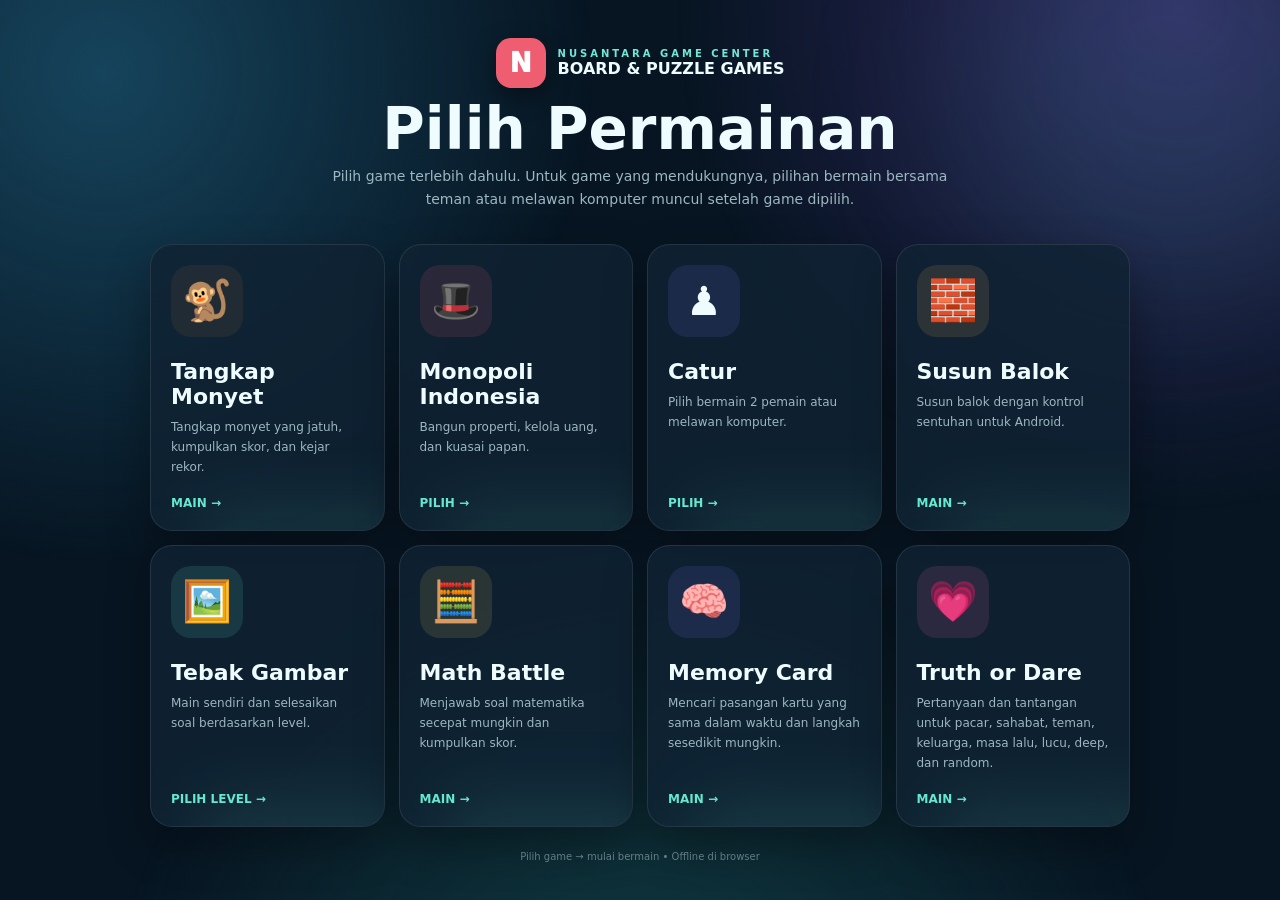
<file: index.html>
<!DOCTYPE html><html lang="id"><head><meta charset="UTF-8"><meta name="viewport" content="width=device-width,initial-scale=1"><title>Nusantara Game Center</title><style>*{box-sizing:border-box}html,body{margin:0;min-height:100%;font-family:Inter,system-ui,-apple-system,Segoe UI,sans-serif}body{min-height:100vh;display:flex;align-items:center;justify-content:center;padding:24px;background:#071522;color:#eefcff;overflow-x:hidden;position:relative}body:before{content:'';position:fixed;inset:-20%;background:radial-gradient(circle at 20% 20%,#16445c 0,transparent 28%),radial-gradient(circle at 80% 15%,#31265f 0,transparent 28%),radial-gradient(circle at 50% 100%,#123f45 0,transparent 35%);z-index:-2}.glow{position:fixed;width:420px;height:420px;border-radius:50%;background:#43d9d01c;filter:blur(80px);top:-120px;right:-100px;z-index:-1}.wrap{width:min(980px,100%);text-align:center}.brand{display:inline-flex;align-items:center;gap:12px;margin-bottom:10px}.brandmark{width:50px;height:50px;border-radius:15px;background:#ef5d70;color:white;display:grid;place-items:center;font-weight:1000;font-size:26px;box-shadow:0 8px 25px #0006}.eyebrow{text-transform:uppercase;letter-spacing:3px;font-size:10px;color:#70e8d8;font-weight:800}h1{margin:4px 0 8px;font-size:clamp(30px,6vw,58px);line-height:.95}p{margin:0 auto;color:#9db7c1;max-width:620px;font-size:14px;line-height:1.6}.games{display:grid;grid-template-columns:repeat(4,1fr);gap:14px;margin-top:34px}.game{display:flex;flex-direction:column;text-align:left;text-decoration:none;color:inherit;min-height:280px;padding:20px;border:1px solid #ffffff18;border-radius:22px;background:#102333d9;box-shadow:0 18px 45px #0005;transition:.2s;position:relative;overflow:hidden}.game:hover{transform:translateY(-5px);border-color:#65e7d066}.game:after{content:'';position:absolute;inset:auto -20% -55% 20%;height:180px;background:#65e7d01c;filter:blur(35px)}.icon{width:72px;height:72px;border-radius:20px;display:grid;place-items:center;font-size:40px;background:#ffffff0d;margin-bottom:22px;position:relative;z-index:1}.game h2{font-size:22px;margin:0 0 7px;position:relative;z-index:1}.game span{font-size:12px;color:#9db7c1;line-height:1.5;position:relative;z-index:1}.play{margin-top:auto;padding-top:20px;color:#65e7d0;font-weight:900;font-size:12px;position:relative;z-index:1}.monkey .icon{background:#8b5e3c25}.mono .icon{background:#ef5d7020}.chess .icon{background:#8a7cf620}.blocks .icon{background:#f3b85c20}.guess .icon{background:#65e7d020}.math .icon{background:#f0c95a20}.memory .icon{background:#8b7cf620}.truth .icon{background:#e86aa522}footer{margin-top:24px;color:#6f8994;font-size:10px}@media(max-width:850px){.games{grid-template-columns:repeat(2,1fr)}}@media(max-width:700px){body{padding:16px;align-items:flex-start}.wrap{padding-top:24px}.brandmark{width:42px;height:42px;font-size:22px}.eyebrow{font-size:8px;letter-spacing:2px}h1{font-size:34px}p{font-size:12px}.games{grid-template-columns:1fr;gap:10px;margin-top:24px}.game{min-height:0;height:108px;padding:14px 16px;display:grid;grid-template-columns:58px 1fr auto;grid-template-rows:auto auto;column-gap:14px;align-items:center}.icon{width:58px;height:58px;border-radius:16px;font-size:31px;grid-row:1/3;margin:0}.game h2{font-size:17px;margin:0}.game span{font-size:10px}.play{padding:0;grid-column:3;grid-row:1/3;white-space:nowrap}footer{margin-top:18px}}@media(max-width:390px){.wrap{padding-top:10px}.games{margin-top:18px}.game{height:96px;padding:11px 13px;grid-template-columns:50px 1fr auto;gap:10px}.icon{width:50px;height:50px;font-size:27px}.game h2{font-size:15px}.game span{font-size:9px}}</style></head><body><div class="glow"></div><main class="wrap"><div class="brand"><div class="brandmark">N</div><div style="text-align:left"><div class="eyebrow">Nusantara Game Center</div><strong>BOARD & PUZZLE GAMES</strong></div></div><h1>Pilih Permainan</h1><p>Pilih game terlebih dahulu. Untuk game yang mendukungnya, pilihan bermain bersama teman atau melawan komputer muncul setelah game dipilih.</p><section class="games"><a class="game monkey" href="cat.html"><div class="icon">🐒</div><div><h2>Tangkap Monyet</h2><span>Tangkap monyet yang jatuh, kumpulkan skor, dan kejar rekor.</span></div><div class="play">MAIN →</div></a><a class="game mono" href="games.html?game=monopoly"><div class="icon">🎩</div><div><h2>Monopoli Indonesia</h2><span>Bangun properti, kelola uang, dan kuasai papan.</span></div><div class="play">PILIH →</div></a><a class="game chess" href="games.html?game=chess"><div class="icon">♟</div><div><h2>Catur</h2><span>Pilih bermain 2 pemain atau melawan komputer.</span></div><div class="play">PILIH →</div></a><a class="game blocks" href="blocks.html"><div class="icon">🧱</div><div><h2>Susun Balok</h2><span>Susun balok dengan kontrol sentuhan untuk Android.</span></div><div class="play">MAIN →</div></a><a class="game guess" href="games.html?game=tebak-gambar"><div class="icon">🖼️</div><div><h2>Tebak Gambar</h2><span>Main sendiri dan selesaikan soal berdasarkan level.</span></div><div class="play">PILIH LEVEL →</div></a><a class="game math" href="math-battle.html"><div class="icon">🧮</div><div><h2>Math Battle</h2><span>Menjawab soal matematika secepat mungkin dan kumpulkan skor.</span></div><div class="play">MAIN →</div></a><a class="game memory" href="memory-card.html"><div class="icon">🧠</div><div><h2>Memory Card</h2><span>Mencari pasangan kartu yang sama dalam waktu dan langkah sesedikit mungkin.</span></div><div class="play">MAIN →</div></a><a class="game truth" href="truth-or-dare.html"><div class="icon">💗</div><div><h2>Truth or Dare</h2><span>Pertanyaan dan tantangan untuk pacar, sahabat, teman, keluarga, masa lalu, lucu, deep, dan random.</span></div><div class="play">MAIN →</div></a></section><footer>Pilih game → mulai bermain • Offline di browser</footer></main></body></html>
</file>
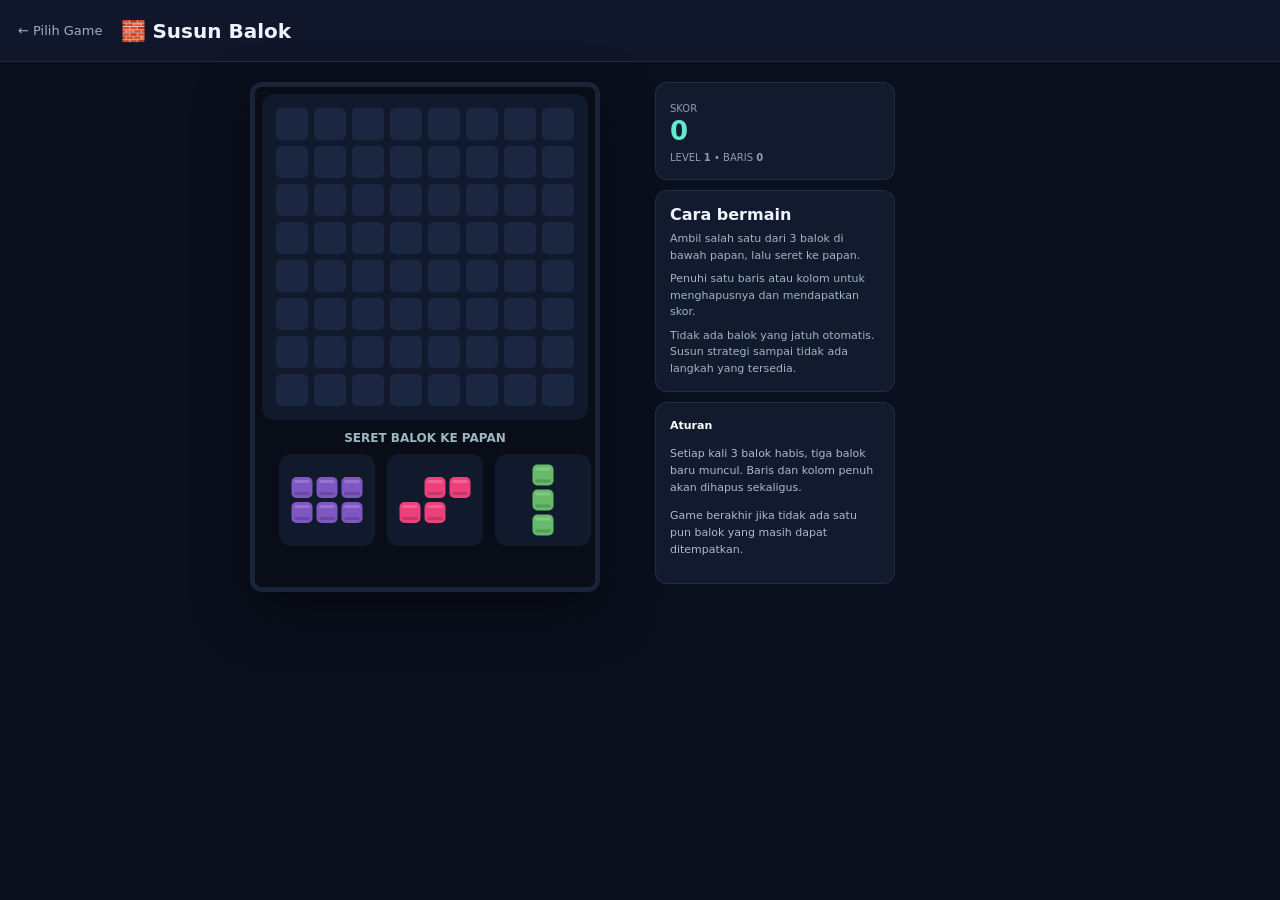
<file: blocks.html>
<!DOCTYPE html><html lang="id"><head><meta charset="UTF-8"><meta name="viewport" content="width=device-width,initial-scale=1"><title>Susun Balok • Nusantara Game Center</title><link rel="stylesheet" href="css/game-board.css"><style>.back{color:#65e7d0;text-decoration:none;font-weight:800;font-size:13px}.touch-help{display:flex;flex-direction:column;gap:7px}.touch-help span{font-size:11px;color:#9db7c1;line-height:1.5}.block-canvas{touch-action:none;display:block;max-width:100%;height:auto;margin:auto;user-select:none;-webkit-user-select:none;-webkit-touch-callout:none;cursor:grab}.block-canvas:active{cursor:grabbing}</style></head><body><header class="game-header"><a href="index.html">← Pilih Game</a><h1>🧱 Susun Balok</h1><span></span></header><main class="blocks-layout"><div class="blocks-stage"><canvas id="gameCanvas" class="block-canvas" width="340" height="500"></canvas></div><aside class="block-panel"><div class="score-box"><span>SKOR</span><strong id="score">0</strong><span>LEVEL <b id="level">1</b> • BARIS <b id="lines">0</b></span></div><div class="controls-box touch-help"><b>Cara bermain</b><span>Ambil salah satu dari 3 balok di bawah papan, lalu seret ke papan.</span><span>Penuhi satu baris atau kolom untuk menghapusnya dan mendapatkan skor.</span><span>Tidak ada balok yang jatuh otomatis. Susun strategi sampai tidak ada langkah yang tersedia.</span></div><div class="block-help"><b>Aturan</b><p>Setiap kali 3 balok habis, tiga balok baru muncul. Baris dan kolom penuh akan dihapus sekaligus.</p><p>Game berakhir jika tidak ada satu pun balok yang masih dapat ditempatkan.</p></div></aside></main><script src="js/defeat.js"></script><script src="js/blocks.js"></script></body></html>
</file>
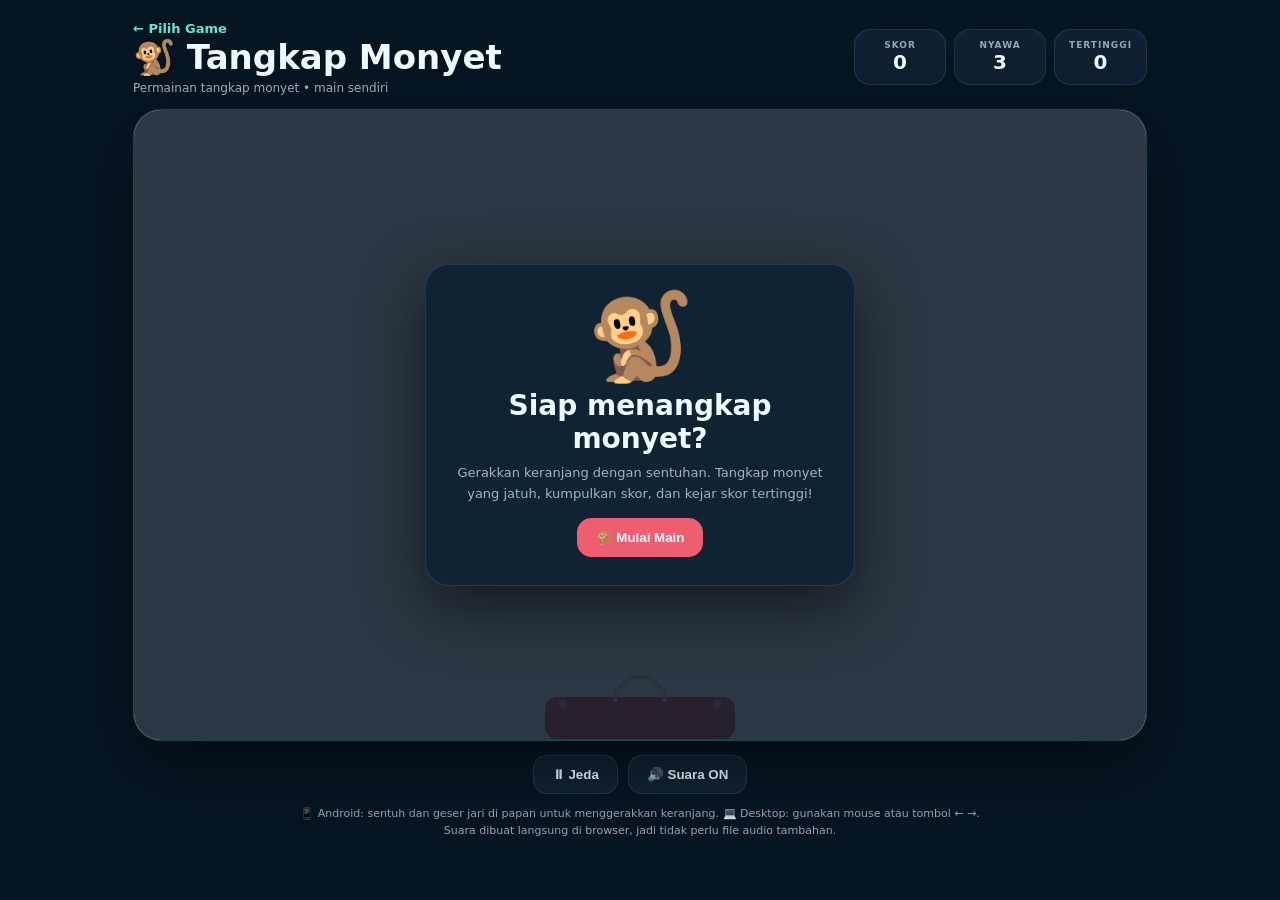
<file: cat.html>
<!DOCTYPE html><html lang="id"><head><meta charset="UTF-8"><meta name="viewport" content="width=device-width,initial-scale=1,viewport-fit=cover"><title>Tangkap Monyet • Nusantara Game Center</title><link rel="stylesheet" href="css/game-board.css"><style>*{box-sizing:border-box}body{min-height:100vh;margin:0;background:#071522;color:#eefcff;font-family:Inter,system-ui,-apple-system,Segoe UI,sans-serif}.cat-wrap{width:min(1050px,100%);margin:auto;padding:18px}.cat-top{display:flex;align-items:center;justify-content:space-between;gap:12px;margin-bottom:14px}.cat-top a{color:#65e7d0;text-decoration:none;font-weight:800;font-size:13px}.cat-title{margin:0;font-size:clamp(22px,4vw,34px)}.cat-sub{margin:4px 0 0;color:#9db7c1;font-size:12px}.cat-hud{display:flex;gap:8px;flex-wrap:wrap;justify-content:center}.hud{min-width:92px;padding:10px 14px;border:1px solid #ffffff18;border-radius:16px;background:#102333e8;text-align:center}.hud small{display:block;color:#8faab5;font-size:9px;font-weight:800;letter-spacing:1px}.hud b{font-size:20px}.cat-stage{position:relative;overflow:hidden;border:1px solid #65e7d033;border-radius:28px;background:#0b1d2a;box-shadow:0 24px 70px #0007}#gameCanvas{display:block;width:100%;height:min(70vh,680px);min-height:430px;touch-action:none}.cat-actions{display:flex;justify-content:center;gap:10px;margin-top:14px;flex-wrap:wrap}.cat-btn{border:1px solid #ffffff18;border-radius:14px;background:#102333;color:#eefcff;padding:11px 18px;font-weight:900;cursor:pointer}.cat-btn.primary{background:#ef5d70;border-color:#ef5d70}.cat-help{text-align:center;color:#8faab5;font-size:11px;line-height:1.5;margin:12px auto 0;max-width:680px}.overlay{position:absolute;inset:0;display:grid;place-items:center;background:#071522d9;padding:20px}.card{width:min(430px,100%);text-align:center;padding:28px;border:1px solid #ffffff18;border-radius:24px;background:#102333f5;box-shadow:0 20px 60px #0008}.card .emoji{font-size:86px;line-height:1;margin-bottom:10px}.card h2{margin:0 0 8px;font-size:28px}.card p{margin:0;color:#9db7c1;line-height:1.6;font-size:13px}.card .score{font-size:42px;font-weight:1000;color:#65e7d0;margin:10px 0 16px}.hidden{display:none}@media(max-width:600px){.cat-wrap{padding:12px}.cat-top{align-items:flex-start}.cat-stage{border-radius:20px}#gameCanvas{min-height:430px;height:68vh}.hud{min-width:76px;padding:8px 10px}.hud b{font-size:17px}}</style></head><body><main class="cat-wrap"><header class="cat-top"><div><a href="index.html">← Pilih Game</a><h1 class="cat-title">🐒 Tangkap Monyet</h1><p class="cat-sub">Permainan tangkap monyet • main sendiri</p></div><div class="cat-hud"><div class="hud"><small>SKOR</small><b id="score">0</b></div><div class="hud"><small>NYAWA</small><b id="lives">3</b></div><div class="hud"><small>TERTINGGI</small><b id="best">0</b></div></div></header><section class="cat-stage"><canvas id="gameCanvas"></canvas><div class="overlay" id="startOverlay"><div class="card"><div class="emoji">🐒</div><h2>Siap menangkap monyet?</h2><p>Gerakkan keranjang dengan sentuhan. Tangkap monyet yang jatuh, kumpulkan skor, dan kejar skor tertinggi!</p><div style="height:14px"></div><button class="cat-btn primary" id="startBtn">🐒 Mulai Main</button></div></div><div class="overlay hidden" id="overOverlay"><div class="card"><div class="emoji">🙈</div><h2>Game Over!</h2><p>Monyet yang tertangkap:</p><div class="score" id="finalScore">0</div><button class="cat-btn primary" id="retryBtn">🐒 Main Lagi</button></div></div></section><div class="cat-actions"><button class="cat-btn" id="pauseBtn">⏸ Jeda</button><button class="cat-btn" id="soundBtn">🔊 Suara ON</button></div><p class="cat-help">📱 Android: sentuh dan geser jari di papan untuk menggerakkan keranjang. 💻 Desktop: gunakan mouse atau tombol ← →. Suara dibuat langsung di browser, jadi tidak perlu file audio tambahan.</p></main><script src="js/defeat.js"></script><script src="js/cat-game.js"></script></body></html>
</file>
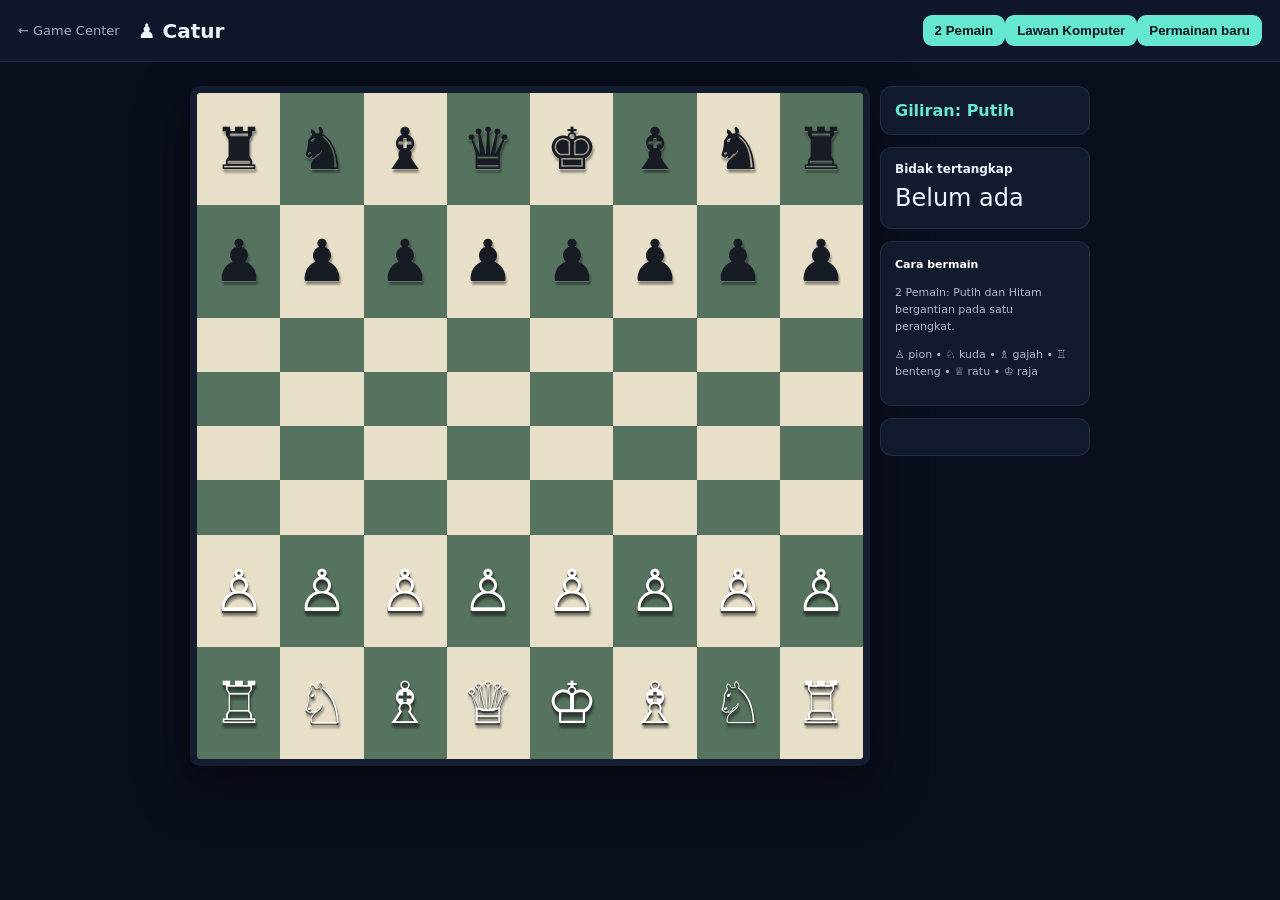
<file: chess.html>
<!DOCTYPE html><html lang="id"><head><meta charset="UTF-8"><meta name="viewport" content="width=device-width,initial-scale=1"><title>Catur • Nusantara Game Center</title><link rel="stylesheet" href="css/game-board.css"></head><body><header class="game-header"><a href="games.html">← Game Center</a><h1>♟ Catur</h1><div><button id="newLocalBtn">2 Pemain</button><button id="newAiBtn">Lawan Komputer</button><button id="resetBtn">Permainan baru</button></div></header><main class="chess-layout"><section><div id="board" class="chess-board" aria-label="Papan catur"></div></section><aside class="side-panel"><div class="turn" id="turn">Giliran: Putih</div><div class="captured"><h3>Bidak tertangkap</h3><div id="captured">Belum ada</div></div><div class="help"><b>Cara bermain</b><p id="modeHelp">Pilih 2 Pemain atau Lawan Komputer. Klik bidak lalu klik kotak tujuan.</p><p>♙ pion • ♘ kuda • ♗ gajah • ♖ benteng • ♕ ratu • ♔ raja</p></div><div id="message" class="message"></div></aside></main><script src="js/defeat.js"></script><script src="js/chess.js"></script></body></html>
</file>
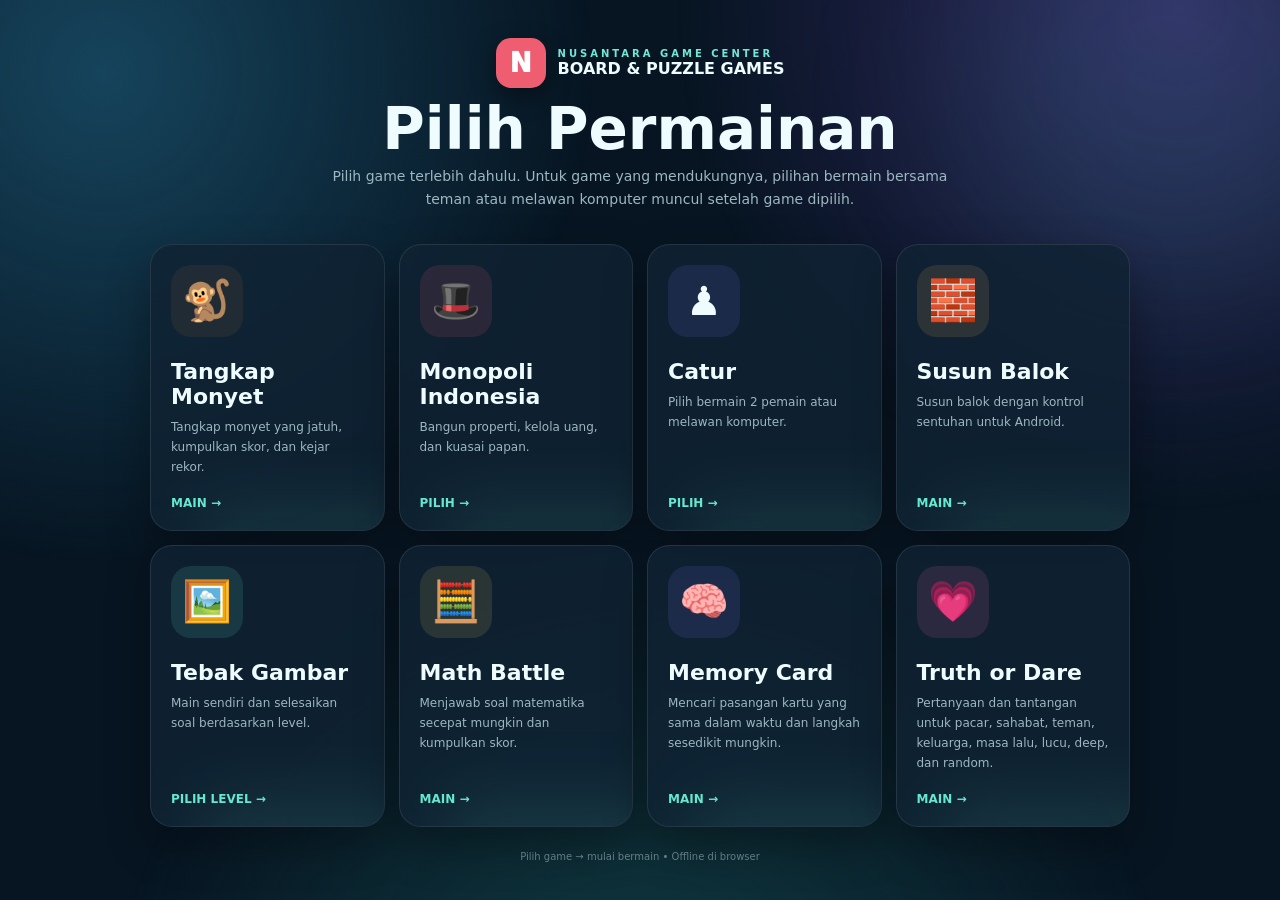
<file: games.html>
<!DOCTYPE html><html lang="id"><head><meta charset="UTF-8"><meta name="viewport" content="width=device-width,initial-scale=1"><title>Nusantara Game Center</title><style>*{box-sizing:border-box}body{margin:0;min-height:100vh;padding:24px;display:grid;place-items:center;background:#071522;color:#eefcff;font-family:Inter,system-ui,sans-serif}.wrap{width:min(900px,100%);text-align:center}.back{display:inline-block;color:#70e8d8;text-decoration:none;font-weight:800;font-size:13px;margin-bottom:24px}.eyebrow{text-transform:uppercase;letter-spacing:3px;font-size:10px;color:#70e8d8;font-weight:800}h1{font-size:clamp(30px,6vw,52px);margin:8px 0}.desc{color:#9db7c1;line-height:1.6}.modes{display:grid;grid-template-columns:1fr 1fr;gap:16px;margin-top:30px}.mode{display:block;text-decoration:none;color:inherit;text-align:left;padding:26px;border:1px solid #ffffff18;border-radius:24px;background:#102333e8;box-shadow:0 18px 45px #0005;transition:.2s}.mode:hover{transform:translateY(-5px);border-color:#65e7d066}.mode-icon{font-size:46px;margin-bottom:16px}.mode h2{margin:0 0 8px;font-size:22px}.mode p{margin:0;color:#9db7c1;font-size:13px;line-height:1.6}.go{display:block;margin-top:20px;color:#65e7d0;font-weight:900;font-size:12px}@media(max-width:650px){.modes{grid-template-columns:1fr}.mode{padding:20px}}</style></head><body><main class="wrap"><a class="back" href="index.html">← Kembali pilih game</a><div class="eyebrow">NUSANTARA GAME CENTER</div><h1 id="title"></h1><p class="desc" id="desc"></p><section class="modes" id="content"></section></main><script>const p=new URLSearchParams(location.search),game=p.get('game'),content=document.getElementById('content'),title=document.getElementById('title'),desc=document.getElementById('desc');const card=(icon,name,text,href,label)=>'<a class="mode" href="'+href+'"><div class="mode-icon">'+icon+'</div><h2>'+name+'</h2><p>'+text+'</p><span class="go">'+label+' →</span></a>';if(game==='monopoly'){title.textContent='🎩 Monopoli Indonesia';desc.textContent='Game sudah dipilih. Sekarang pilih cara bermain.';content.innerHTML=card('👥','Bersama Teman','2–4 pemain bergantian menggunakan satu perangkat.','monopoly.html?mode=local','MAIN BERSAMA TEMAN')+card('🤖','Lawan Komputer','Kamu bermain melawan pemain yang dikendalikan komputer.','monopoly.html?mode=ai','LAWAN KOMPUTER')}else if(game==='chess'){title.textContent='♟ Catur';desc.textContent='Game sudah dipilih. Sekarang pilih lawan.';content.innerHTML=card('👥','2 Pemain','Bermain bergantian bersama teman pada satu perangkat.','chess.html?mode=local','MAIN 2 PEMAIN')+card('🤖','Lawan Komputer','Kamu bermain sebagai Putih melawan komputer.','chess.html?mode=ai','LAWAN KOMPUTER')}else if(game==='tebak-gambar'){title.textContent='🖼️ Tebak Gambar';desc.textContent='Pilih level. Game ini khusus untuk 1 pemain.';const labels=['Pemula','Mudah','Menengah','Sulit','Ahli','Master'];content.innerHTML=[1,2,3,4,5,6].map(n=>card('⭐','Level '+n,labels[n-1]+' • 10 soal','tebak-gambar.html?level='+n,'MAIN LEVEL')).join('')}else if(game==='math'){title.textContent='🧮 Math Battle';desc.textContent='Pilih level. Setiap level berisi 10 soal dan maksimal 3 kesalahan.';const labels=['Pemula · + −','Mudah · angka lebih besar','Menengah · perkalian','Sulit · perkalian & pembagian','Ahli · campuran','Master · campuran ekstrem'];content.innerHTML=[1,2,3,4,5,6].map(n=>card('🧮','Level '+n,labels[n-1]+' • 10 soal','math-battle.html?level='+n,'MAIN LEVEL')).join('')}else{location.href='index.html'}</script></body></html>
</file>
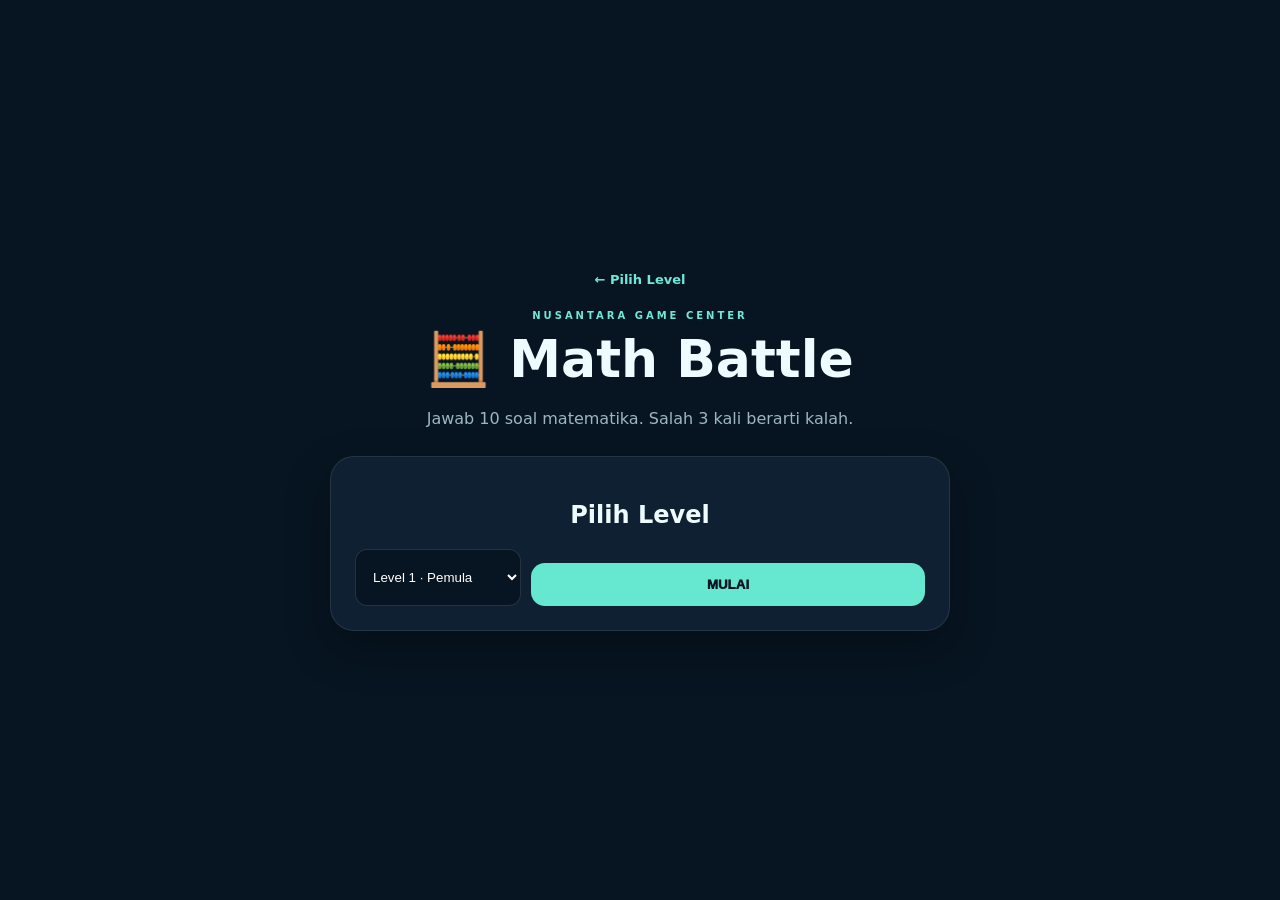
<file: math-battle.html>
<!DOCTYPE html><html lang="id"><head><meta charset="UTF-8"><meta name="viewport" content="width=device-width,initial-scale=1"><title>Math Battle - Nusantara Game Center</title><style>*{box-sizing:border-box}body{margin:0;min-height:100vh;padding:20px;background:#071522;color:#eefcff;font-family:Inter,system-ui,sans-serif;display:grid;place-items:center}.wrap{width:min(620px,100%);text-align:center}.back{color:#70e8d8;text-decoration:none;font-weight:800;font-size:13px}.eyebrow{text-transform:uppercase;letter-spacing:3px;font-size:10px;color:#70e8d8;font-weight:800;margin-top:22px}h1{font-size:clamp(30px,7vw,52px);margin:8px 0}.desc{color:#9db7c1;line-height:1.6}.panel{margin-top:24px;padding:24px;border:1px solid #ffffff18;border-radius:24px;background:#102333e8;box-shadow:0 18px 45px #0005}.stats{display:grid;grid-template-columns:repeat(4,1fr);gap:10px;margin-bottom:20px}.stat{padding:12px;border-radius:14px;background:#ffffff08}.stat b{display:block;font-size:22px}.stat span{font-size:10px;color:#9db7c1}.question{font-size:42px;font-weight:1000;margin:22px 0}.answer{width:100%;padding:15px;border-radius:14px;border:1px solid #ffffff20;background:#071522;color:#fff;font-size:24px;text-align:center;outline:none}.btn{margin-top:14px;width:100%;padding:14px;border:0;border-radius:14px;background:#65e7d0;color:#071522;font-weight:1000;cursor:pointer}.feedback{min-height:24px;margin-top:12px;font-weight:800}.start{display:flex;gap:10px}.start select{flex:1;padding:13px;border-radius:12px;background:#071522;color:#fff;border:1px solid #ffffff20}.hidden{display:none}.result h2{font-size:28px}.result strong{font-size:44px}.small{color:#9db7c1;font-size:12px}@media(max-width:500px){.panel{padding:18px}.question{font-size:36px}.stats{grid-template-columns:repeat(2,1fr)}}</style></head><body><main class="wrap"><a class="back" href="games.html?game=math">← Pilih Level</a><div class="eyebrow">NUSANTARA GAME CENTER</div><h1>🧮 Math Battle</h1><p class="desc">Jawab 10 soal matematika. Salah 3 kali berarti kalah.</p><section class="panel" id="setup"><h2>Pilih Level</h2><div class="start"><select id="level"><option value="1">Level 1 · Pemula</option><option value="2">Level 2 · Mudah</option><option value="3">Level 3 · Menengah</option><option value="4">Level 4 · Sulit</option><option value="5">Level 5 · Ahli</option><option value="6">Level 6 · Master</option></select><button class="btn" id="startBtn">MULAI</button></div></section><section class="panel hidden" id="game"><div class="stats"><div class="stat"><b id="score">0</b><span>SKOR</span></div><div class="stat"><b id="correct">0</b><span>BENAR</span></div><div class="stat"><b id="wrong">0</b><span>SALAH</span></div><div class="stat"><b id="time">50</b><span>DETIK</span></div></div><div class="question" id="question">—</div><input class="answer" id="answer" type="number" inputmode="numeric" autocomplete="off" placeholder="Jawaban"><button class="btn" id="submit">JAWAB</button><div class="feedback" id="feedback"></div></section><section class="panel result hidden" id="result"><h2 id="resultTitle">Level selesai! 🏆</h2><strong id="finalScore">0</strong><p class="small" id="summary"></p><button class="btn" id="again">MAIN LAGI</button></section></main><script src="js/defeat.js"></script><script>
const setup=document.getElementById('setup'),game=document.getElementById('game'),result=document.getElementById('result'),levelEl=document.getElementById('level'),startBtn=document.getElementById('startBtn'),answer=document.getElementById('answer'),question=document.getElementById('question'),scoreEl=document.getElementById('score'),correctEl=document.getElementById('correct'),wrongEl=document.getElementById('wrong'),timeEl=document.getElementById('time'),feedback=document.getElementById('feedback'),finalScore=document.getElementById('finalScore'),summary=document.getElementById('summary'),resultTitle=document.getElementById('resultTitle');let score=0,correct=0,wrong=0,time=50,current=0,qNo=0,timer=null,level=Number(new URLSearchParams(location.search).get('level'))||1;level=Math.min(6,Math.max(1,level));levelEl.value=level;
function rand(a,b){return Math.floor(Math.random()*(b-a+1))+a}
function newQuestion(){let a,b,op,ans;const l=level;if(l<=2){a=rand(5,l===1?30:60);b=rand(1,l===1?30:60);op=Math.random()<.5?'+':'−';ans=op==='+'?a+b:a-b}else if(l===3){a=rand(2,15);b=rand(2,12);op='×';ans=a*b}else if(l===4){a=rand(2,15);b=rand(2,12);if(Math.random()<.5){op='×';ans=a*b}else{op='÷';ans=a*b;b=ans}}else{a=rand(l===5?10:20,l===5?80:150);b=rand(2,l===5?15:25);const ops=['+','−','×','÷'];op=ops[rand(0,3)];if(op==='+')ans=a+b;else if(op==='−')ans=a-b;else if(op==='×')ans=a*b;else{ans=a*b;b=ans}}current=ans;question.textContent=`${a} ${op} ${b} = ?`;answer.value='';answer.focus();qNo++}
function start(){clearInterval(timer);level=Number(levelEl.value);score=correct=wrong=qNo=0;time=45+level*5;scoreEl.textContent=0;correctEl.textContent=0;wrongEl.textContent=0;timeEl.textContent=time;feedback.textContent='';setup.classList.add('hidden');result.classList.add('hidden');game.classList.remove('hidden');newQuestion();timer=setInterval(()=>{time--;timeEl.textContent=time;if(time<=0)lose('Waktu habis sebelum 10 soal selesai 😹')},1000)}
function submit(){if(time<=0)return;const value=Number(answer.value);if(answer.value.trim()==='')return;if(value===current){const points=10+level*3;score+=points;correct++;feedback.textContent='✓ Benar! +'+points;feedback.style.color='#65e7d0'}else{wrong++;feedback.textContent='✕ Salah';feedback.style.color='#ef7b8a'}scoreEl.textContent=score;correctEl.textContent=correct;wrongEl.textContent=wrong;if(wrong>=3){lose('Tiga jawaban salah. Kucingnya tertawa melihat jawabanmu 😹');return}if(correct>=10){finish();return}newQuestion()}
function lose(msg){clearInterval(timer);game.classList.add('hidden');result.classList.remove('hidden');resultTitle.textContent='KAMU KALAH 😹';finalScore.textContent=score;summary.textContent=`Level ${level} • Benar ${correct} • Salah ${wrong}`;showCatDefeat(msg)}
function finish(){clearInterval(timer);game.classList.add('hidden');result.classList.remove('hidden');resultTitle.textContent='LEVEL SELESAI! 🏆';finalScore.textContent=score;summary.textContent=`Level ${level} selesai dengan ${correct} jawaban benar.`}
startBtn.onclick=start;document.getElementById('submit').onclick=submit;answer.addEventListener('keydown',e=>{if(e.key==='Enter')submit()});document.getElementById('again').onclick=()=>{result.classList.add('hidden');setup.classList.remove('hidden')};
</script></body></html>
</file>
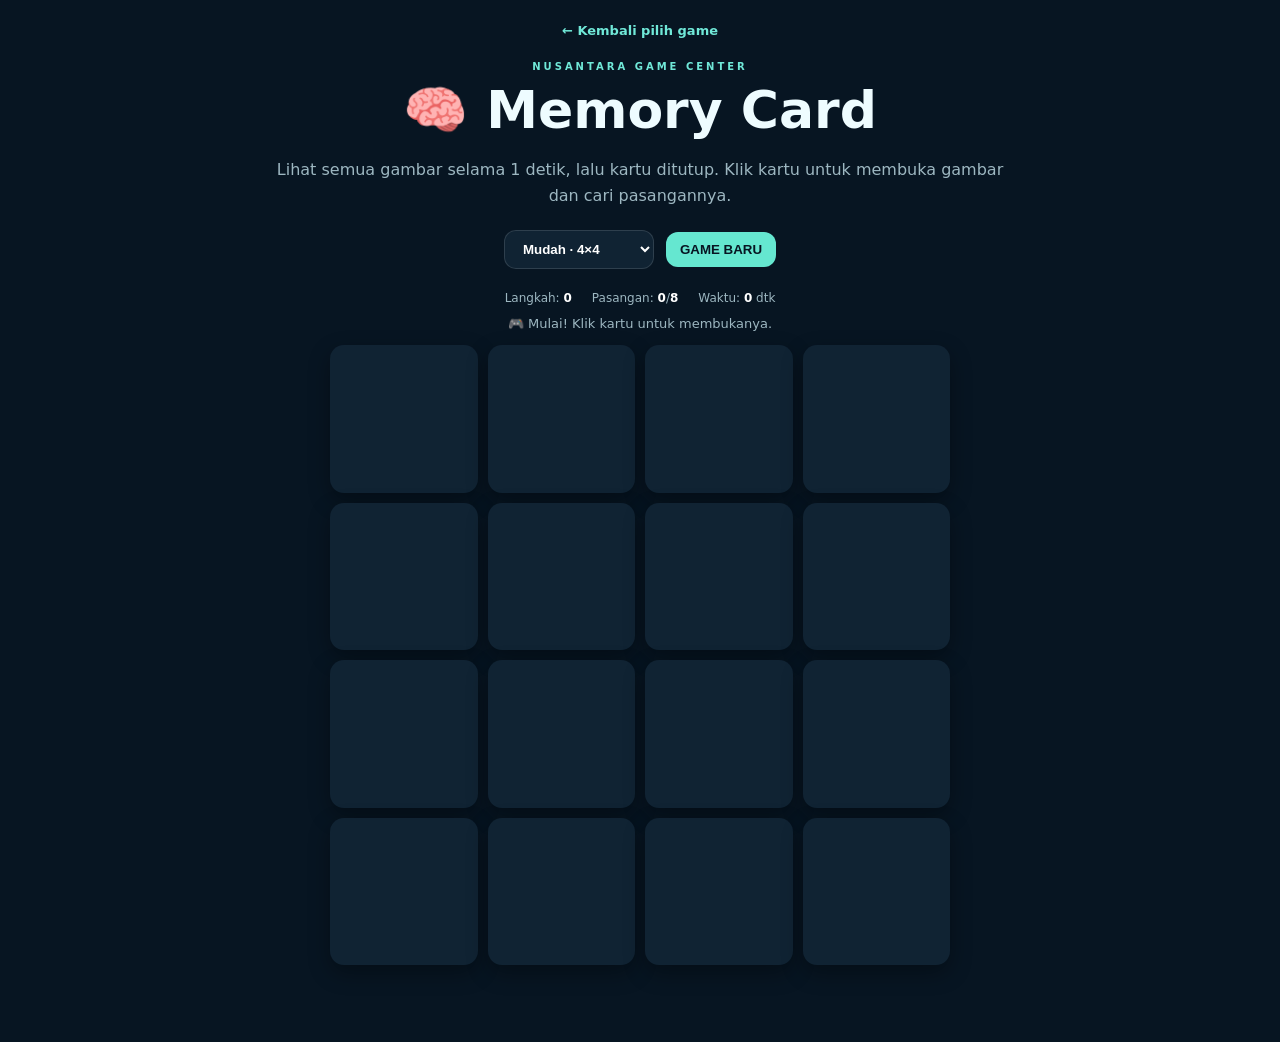
<file: memory-card.html>
<!DOCTYPE html><html lang="id"><head><meta charset="UTF-8"><meta name="viewport" content="width=device-width,initial-scale=1"><title>Memory Card - Nusantara Game Center</title><style>*{box-sizing:border-box}body{margin:0;min-height:100vh;padding:20px;background:#071522;color:#eefcff;font-family:Inter,system-ui,sans-serif;display:grid;place-items:center}.wrap{width:min(760px,100%);text-align:center}.back{color:#70e8d8;text-decoration:none;font-weight:800;font-size:13px}.eyebrow{text-transform:uppercase;letter-spacing:3px;font-size:10px;color:#70e8d8;font-weight:800;margin-top:22px}h1{font-size:clamp(30px,7vw,52px);margin:8px 0}.desc{color:#9db7c1;line-height:1.6}.toolbar{display:flex;justify-content:center;align-items:center;gap:12px;margin:22px 0;flex-wrap:wrap}.toolbar select,.toolbar button{padding:10px 14px;border-radius:12px;border:1px solid #ffffff20;background:#102333;color:#fff;font-weight:800}.toolbar button{background:#65e7d0;color:#071522;border:0;cursor:pointer}.stats{display:flex;justify-content:center;gap:20px;color:#9db7c1;font-size:12px;margin-bottom:16px}.stats b{color:#fff}.board{display:grid;gap:10px;max-width:620px;margin:auto}.board.easy{grid-template-columns:repeat(4,1fr)}.board.medium{grid-template-columns:repeat(4,1fr)}.board.hard{grid-template-columns:repeat(6,1fr)}.card{aspect-ratio:1;border:0;border-radius:14px;background:#102333;color:transparent;font-size:clamp(25px,7vw,42px);cursor:pointer;box-shadow:0 8px 22px #0005;transition:transform .18s,background .18s}.card:hover{transform:translateY(-2px)}.card.open,.card.matched{background:#1d4650;color:#fff}.card.matched{outline:2px solid #65e7d0}.message{min-height:25px;margin:16px;color:#70e8d8;font-weight:800}.preview{font-size:13px;color:#9db7c1;margin:-5px 0 14px}.done{margin-top:18px;padding:20px;border:1px solid #ffffff18;border-radius:20px;background:#102333;display:none}.done strong{font-size:38px}.done button{display:block;margin:14px auto 0;padding:12px 20px;border:0;border-radius:12px;background:#65e7d0;color:#071522;font-weight:1000;cursor:pointer}</style></head><body><main class="wrap"><a class="back" href="index.html">← Kembali pilih game</a><div class="eyebrow">NUSANTARA GAME CENTER</div><h1>🧠 Memory Card</h1><p class="desc">Lihat semua gambar selama 1 detik, lalu kartu ditutup. Klik kartu untuk membuka gambar dan cari pasangannya.</p><div class="toolbar"><select id="level"><option value="easy">Mudah · 4×4</option><option value="medium">Menengah · 4×6</option><option value="hard">Sulit · 6×6</option></select><button id="newGame">GAME BARU</button></div><div class="stats"><span>Langkah: <b id="moves">0</b></span><span>Pasangan: <b id="pairs">0</b>/<b id="total">8</b></span><span>Waktu: <b id="time">0</b> dtk</span></div><div class="preview" id="preview">👀 Mengingat posisi gambar...</div><div class="board easy" id="board"></div><div class="message" id="message"></div><section class="done" id="done"><div>🎉 Semua pasangan ditemukan!</div><strong id="finalMoves">0</strong><div>langkah dalam <span id="finalTime">0</span> detik</div><button id="playAgain">MAIN LAGI</button></section></main><script>const symbols=['🍎','🍌','🍇','🍉','🍓','🍒','🥝','🍍','🥑','🥕','🌽','🍕','🍔','🍩','🍪','⚽','🚗','🚀'];const board=document.getElementById('board'),level=document.getElementById('level'),movesEl=document.getElementById('moves'),pairsEl=document.getElementById('pairs'),totalEl=document.getElementById('total'),timeEl=document.getElementById('time'),message=document.getElementById('message'),done=document.getElementById('done'),finalMoves=document.getElementById('finalMoves'),finalTime=document.getElementById('finalTime'),preview=document.getElementById('preview');let first=null,second=null,lock=true,moves=0,pairs=0,time=0,timer=null,previewTimer=null;function shuffle(a){for(let i=a.length-1;i>0;i--){const j=Math.floor(Math.random()*(i+1));[a[i],a[j]]=[a[j],a[i]]}return a}function start(){clearInterval(timer);clearTimeout(previewTimer);first=second=null;lock=true;moves=0;pairs=0;time=0;message.textContent='';done.style.display='none';const mode=level.value,count=mode==='easy'?8:mode==='medium'?12:18;totalEl.textContent=count;pairsEl.textContent=0;movesEl.textContent=0;timeEl.textContent=0;board.className='board '+mode;const cards=shuffle([...symbols.slice(0,count),...symbols.slice(0,count)]);board.innerHTML=cards.map((s,i)=>`<button type="button" class="card open" data-symbol="${s}" data-index="${i}" aria-label="Kartu terbuka">${s}</button>`).join('');board.querySelectorAll('.card').forEach(card=>card.addEventListener('click',()=>flip(card)));preview.textContent='👀 Mengingat posisi gambar...';previewTimer=setTimeout(()=>{board.querySelectorAll('.card').forEach(c=>{c.classList.remove('open');c.textContent='?';c.setAttribute('aria-label','Kartu tertutup')});lock=false;preview.textContent='🎮 Mulai! Klik kartu untuk membukanya.';timer=setInterval(()=>{time++;timeEl.textContent=time},1000)},1000)}function flip(card){if(lock||card.classList.contains('open')||card.classList.contains('matched'))return;card.classList.add('open');card.textContent=card.dataset.symbol;card.setAttribute('aria-label','Kartu terbuka');if(!first){first=card;return}second=card;lock=true;moves++;movesEl.textContent=moves;if(first.dataset.symbol===second.dataset.symbol){first.classList.add('matched');second.classList.add('matched');pairs++;pairsEl.textContent=pairs;first=second=null;lock=false;if(pairs===Number(totalEl.textContent))finish()}else{setTimeout(()=>{first.classList.remove('open');second.classList.remove('open');first.textContent='?';second.textContent='?';first.setAttribute('aria-label','Kartu tertutup');second.setAttribute('aria-label','Kartu tertutup');first=second=null;lock=false},650)}}function finish(){clearInterval(timer);finalMoves.textContent=moves;finalTime.textContent=time;done.style.display='block';message.textContent='Mantap! Semua kartu cocok.'}document.getElementById('newGame').onclick=start;document.getElementById('playAgain').onclick=start;level.onchange=start;start();</script></body></html>
</file>
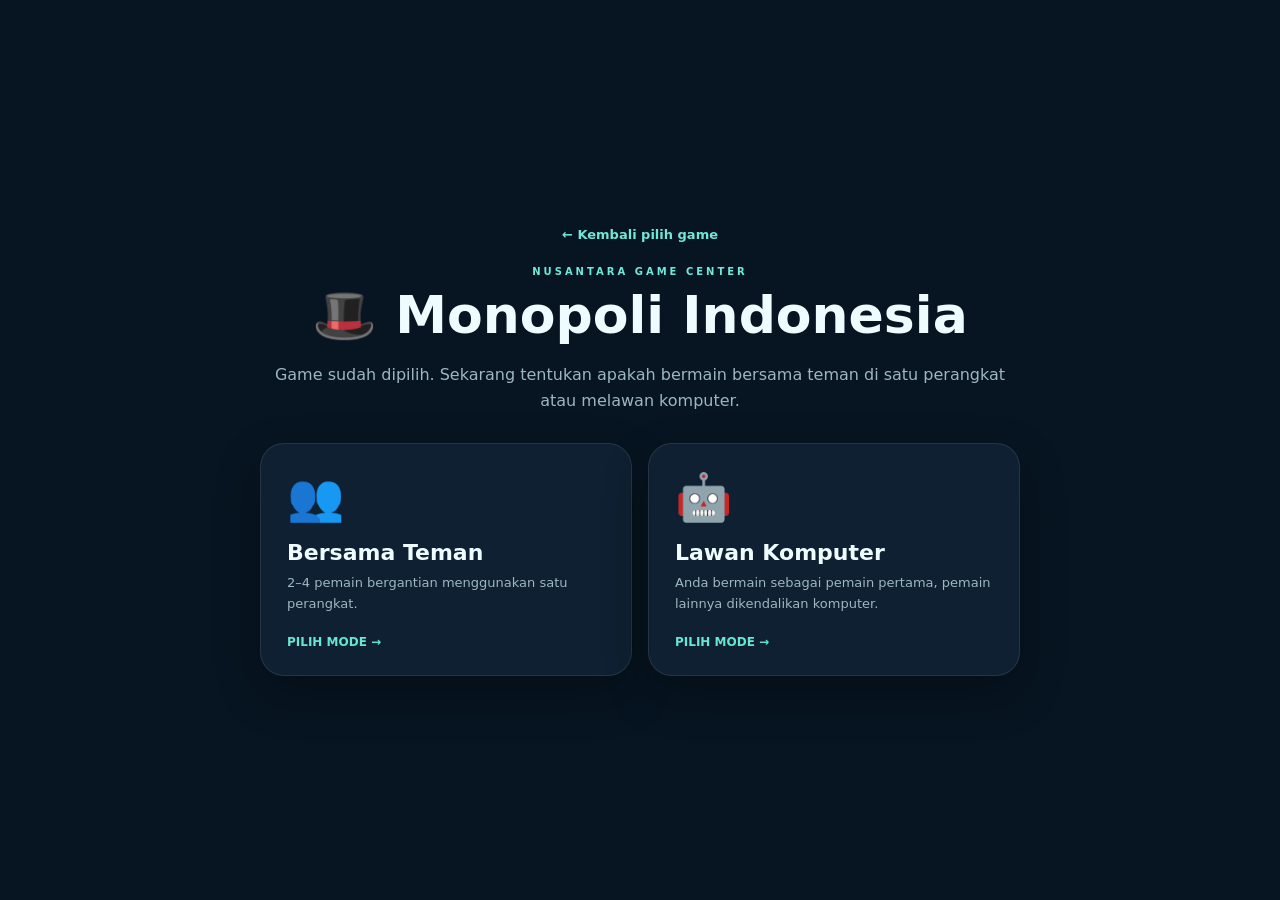
<file: mode.html>
<!DOCTYPE html>
<html lang="id"><head><meta charset="UTF-8"><meta name="viewport" content="width=device-width,initial-scale=1"><title>Pilih Mode • Nusantara Game Center</title>
<style>
*{box-sizing:border-box}body{margin:0;min-height:100vh;padding:24px;display:grid;place-items:center;background:#071522;color:#eefcff;font-family:Inter,system-ui,sans-serif}
.wrap{width:min(760px,100%);text-align:center}.back{display:inline-block;color:#70e8d8;text-decoration:none;font-weight:800;font-size:13px;margin-bottom:24px}.eyebrow{text-transform:uppercase;letter-spacing:3px;font-size:10px;color:#70e8d8;font-weight:800}
h1{font-size:clamp(30px,6vw,52px);margin:8px 0}.desc{color:#9db7c1;line-height:1.6}.modes{display:grid;grid-template-columns:1fr 1fr;gap:16px;margin-top:30px}
.mode{display:block;text-decoration:none;color:inherit;text-align:left;padding:26px;border:1px solid #ffffff18;border-radius:24px;background:#102333e8;box-shadow:0 18px 45px #0005;transition:.2s}.mode:hover{transform:translateY(-5px);border-color:#65e7d066}.mode-icon{font-size:46px;margin-bottom:16px}.mode h2{margin:0 0 8px;font-size:22px}.mode p{margin:0;color:#9db7c1;font-size:13px;line-height:1.6}.go{display:block;margin-top:20px;color:#65e7d0;font-weight:900;font-size:12px}
@media(max-width:600px){body{padding:16px}.modes{grid-template-columns:1fr}.mode{padding:20px}}
</style></head>
<body><main class="wrap"><a class="back" href="index.html">← Kembali pilih game</a><div class="eyebrow" id="eyebrow">NUSANTARA GAME CENTER</div><h1 id="title">Pilih Mode</h1><p class="desc" id="desc">Pilih cara bermain sebelum masuk ke arena.</p>
<section class="modes" id="modes"></section></main>
<script>
const game=new URLSearchParams(location.search).get('game')||'monopoly';
const data={
monopoly:{title:'Monopoli Indonesia',icon:'🎩',desc:'Game sudah dipilih. Sekarang tentukan apakah bermain bersama teman di satu perangkat atau melawan komputer.'},
'tebak-gambar':{title:'Tebak Gambar',icon:'🖼️',desc:'Pilih mode permainan. Pada mode komputer, lawan akan mengambil giliran secara otomatis.'}
};
const g=data[game]||data.monopoly;document.title='Pilih Mode • '+g.title;document.getElementById('title').textContent=g.icon+' '+g.title;document.getElementById('desc').textContent=g.desc;
const modes=document.getElementById('modes');
if(game==='tebak-gambar')modes.innerHTML='<a class="mode" href="tebak-gambar.html?mode=local"><div class="mode-icon">👥</div><h2>Bersama Teman</h2><p>2–4 pemain bergantian pada perangkat yang sama.</p><span class="go">PILIH MODE →</span></a><a class="mode" href="tebak-gambar.html?mode=ai"><div class="mode-icon">🤖</div><h2>Lawan Komputer</h2><p>1 pemain melawan komputer yang mengambil giliran otomatis.</p><span class="go">PILIH MODE →</span></a>';
else modes.innerHTML='<a class="mode" href="monopoly.html?mode=local"><div class="mode-icon">👥</div><h2>Bersama Teman</h2><p>2–4 pemain bergantian menggunakan satu perangkat.</p><span class="go">PILIH MODE →</span></a><a class="mode" href="monopoly.html?mode=ai"><div class="mode-icon">🤖</div><h2>Lawan Komputer</h2><p>Anda bermain sebagai pemain pertama, pemain lainnya dikendalikan komputer.</p><span class="go">PILIH MODE →</span></a>';
</script></body></html>
</file>
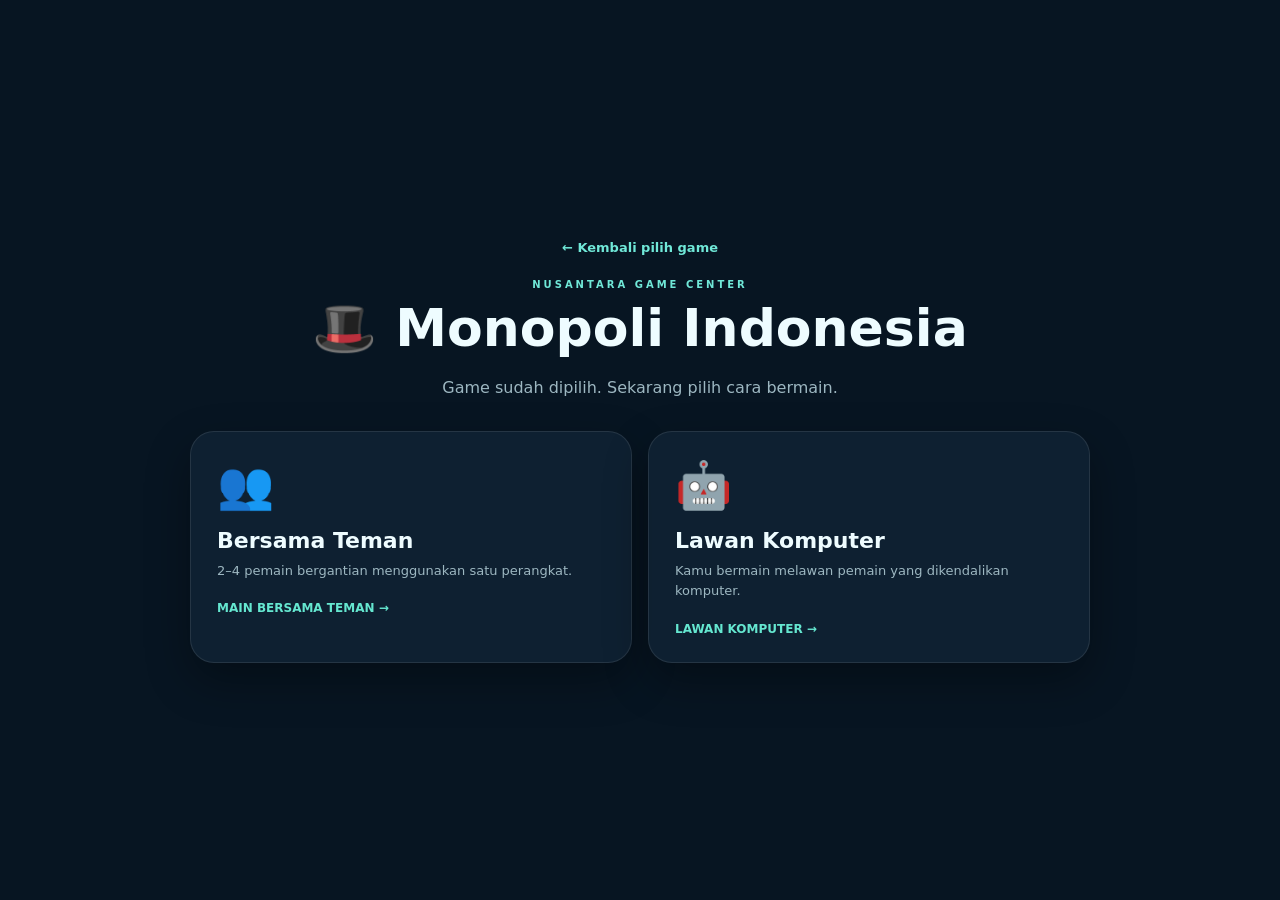
<file: monopoly.html>
<!DOCTYPE html><html lang="id"><head><meta charset="UTF-8"><meta name="viewport" content="width=device-width,initial-scale=1,viewport-fit=cover"><title>Monopoli Indonesia • Nusantara Edition</title><link rel="stylesheet" href="css/style.css"><link rel="stylesheet" href="css/mobile.css"></head><body><header><div class="brand"><div class="brandmark">M</div><div><div class="eyebrow">Nusantara board game</div><h1>MONOPOLI INDONESIA</h1></div></div><nav><button id="soundBtn" onclick="gameAudio.settings()">♫ Suara</button><button id="saveBtn" disabled title="Simpan permainan">Simpan</button><button id="helpBtn" aria-label="Panduan permainan">?</button><button id="newBtn">Game baru</button></nav></header><main class="layout"><aside class="left"><h2 class="section-title">Para pemain <span id="round">RONDE 1</span></h2><div id="players" style="display:contents"></div><div class="panel tip"><div class="eyebrow">Strategi Nusantara</div><p>Beli rumah, lalu kembali ke petaknya untuk upgrade ke vila dan hotel. Simpan uang tunai agar tidak bangkrut saat membayar sewa.</p><span class="muted">Bingkai warna dan label P1–P4 menandai pemilik. Ikon besar menunjukkan rumah, vila, atau hotel. Klik petak untuk melihat rincian.</span></div></aside><section><div class="board-wrap"><div id="pawnLayer" aria-label="Posisi pemain"></div><div class="board" id="board"><div class="center"><div class="eyebrow">Jelajahi • Investasi • Kuasai</div><div class="islands">🌴 🏯 🌋</div><div class="logo">MONOPOLI</div><div class="subtitle">I N D O N E S I A</div><div class="turn-pill" id="turn">SELAMAT DATANG</div><div class="dice" id="dice"><div class="die">⚀</div><div class="die">⚀</div></div><div class="status" id="status" aria-live="polite">Siapkan strategi dan bangun kerajaan propertimu.</div><div class="actions"><button class="primary" id="rollBtn" disabled>⚄ Lempar dadu</button><button id="endBtn" disabled>Akhiri giliran →</button></div><div class="actions"><button id="manageBtn" disabled>⌂ Properti</button><button id="tradeBtn" disabled>⇄ Negosiasi</button><button id="bailBtn" disabled>Bebas penjara</button></div><div class="deck-row" aria-label="Tumpukan kartu"><div id="stack-chest" class="card-stack chest" role="img" aria-label="Tumpukan kartu Dana Umum"><span>✦</span><strong>DANA UMUM</strong></div><div id="stack-chance" class="card-stack chance" role="img" aria-label="Tumpukan kartu Kesempatan"><span>?</span><strong>KESEMPATAN</strong></div></div></div></div></div><div class="below"><span>● <span id="modeLabel">LOKAL • OFFLINE</span></span><span id="salaryLabel">Bonus MULAI sesuai modal</span><span id="saveState">Siap bermain</span></div></section><aside class="right"><div class="panel"><h2 class="section-title">Portofolio <span id="portfolioName"></span></h2><button id="cardsBtn" class="all-cards-button" onclick="showPlayerCards()" disabled>▣ Kartu Pemain · lihat semua</button><div id="portfolio" class="prop-list"></div></div><div class="panel"><h2 class="section-title">Kartu terbaru <span>✦</span></h2><div class="event-card"><div class="event-head" id="cardHead">DANA UMUM & KESEMPATAN</div><div class="event-body" id="cardBody"><div class="event-icon">🎁</div>Petualangan dimulai.<br>Kejutan menanti di setiap putaran.</div></div></div><div class="panel"><h2 class="section-title">Aktivitas permainan <span>↗</span></h2><div class="log" id="log" aria-live="polite"></div></div></aside></main><footer>Edisi permainan lokal dengan aturan adaptasi • 2–4 pemain • Tanpa instalasi & tanpa koneksi internet</footer><dialog id="modal"></dialog><div id="toast" role="status"></div><script src="js/audio.js" defer></script><script src="js/defeat.js" defer></script><script src="js/dice.js" defer></script><script src="js/cards.js" defer></script><script src="js/decks.js" defer></script><script src="js/game.js" defer></script><script>
window.addEventListener('load',function(){
  const params=new URLSearchParams(location.search);
  if(!params.get('mode')){location.replace('games.html?game=monopoly');return}
  const wanted=params.get('mode')==='ai'?'ai':'local';
  const originalSetup=window.setup;
  window.setup=function(){
    originalSetup();
    const mode=document.getElementById('modeInput');
    if(mode){
      mode.value=wanted;
      // Hanya sembunyikan pilihan mode karena mode sudah dipilih dari halaman sebelumnya.
      // Jangan sembunyikan seluruh .formrow agar pilihan jumlah pemain tetap terlihat.
      const modeField=mode.parentElement;
      if(modeField) modeField.style.display='none';
      if(typeof renderNameFields==='function') renderNameFields();
    }
  };
  if(window.setup){closeModal();window.setup();}
});
</script></body></html>
</file>
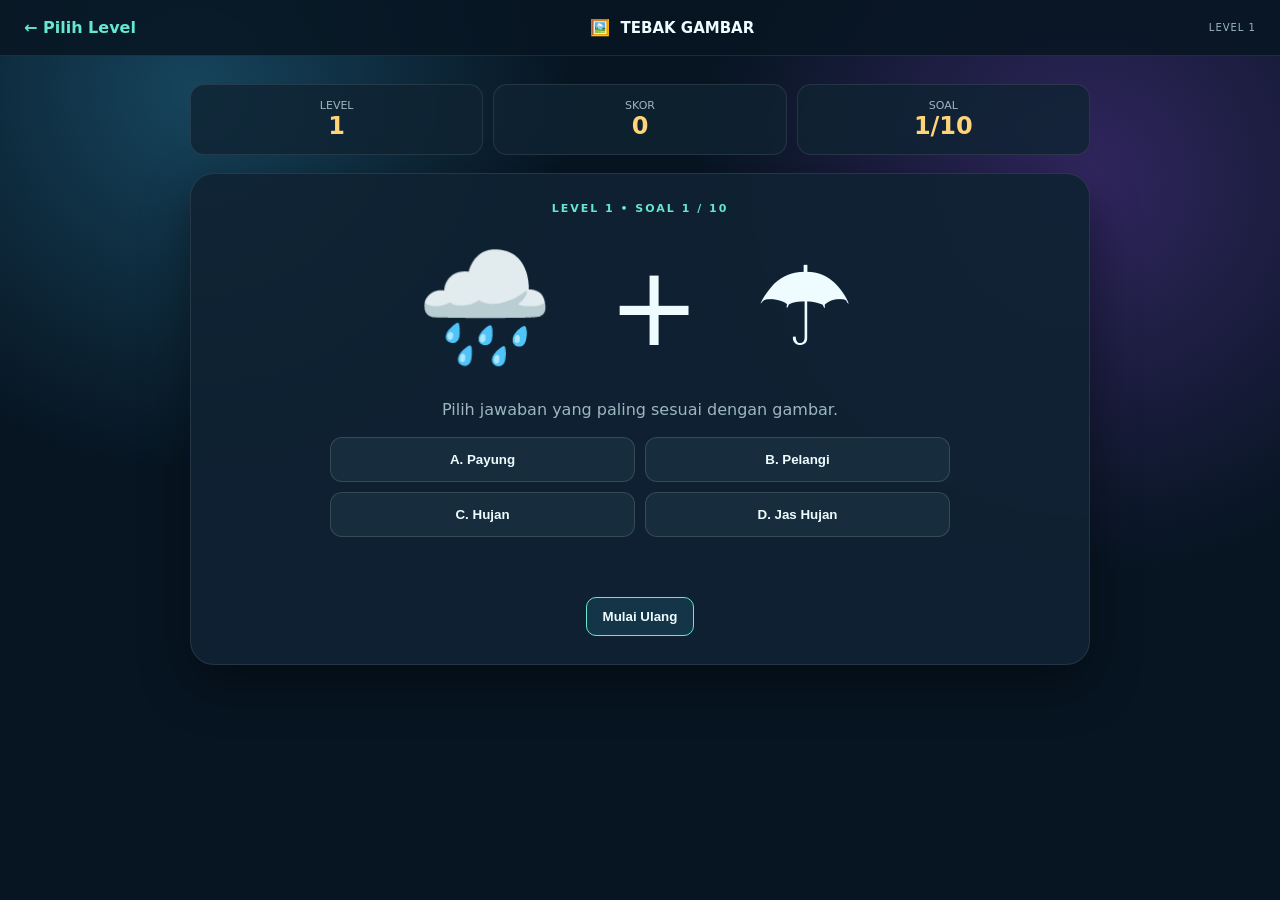
<file: tebak-gambar.html>
<!DOCTYPE html><html lang="id"><head><meta charset="UTF-8"><meta name="viewport" content="width=device-width,initial-scale=1"><title>Tebak Gambar • Nusantara Game Center</title><style>:root{--bg:#071522;--panel:#102333;--line:#ffffff18;--teal:#65e7d0;--text:#eefcff;--muted:#9db7c1;--gold:#ffd478}*{box-sizing:border-box}body{margin:0;min-height:100vh;background:radial-gradient(circle at 15% 10%,#16445c,transparent 28%),radial-gradient(circle at 85% 20%,#31265f,transparent 30%),var(--bg);color:var(--text);font-family:Inter,system-ui,sans-serif}header{display:flex;justify-content:space-between;align-items:center;padding:18px 24px;border-bottom:1px solid var(--line);background:#071522dd;position:sticky;top:0;z-index:5}.back{color:var(--teal);text-decoration:none;font-weight:800}.title{display:flex;align-items:center;gap:10px}.title strong{font-size:15px}.level-label{font-size:10px;color:var(--muted);letter-spacing:1px}main{width:min(900px,calc(100% - 32px));margin:28px auto}.scorebar{display:flex;justify-content:space-between;gap:10px;margin-bottom:18px}.scorebox{flex:1;padding:14px;border:1px solid var(--line);border-radius:14px;background:#102333cc;text-align:center}.scorebox span{display:block;color:var(--muted);font-size:11px}.scorebox strong{display:block;color:var(--gold);font-size:24px}.card{padding:28px;border:1px solid var(--line);border-radius:24px;background:#102333e8;box-shadow:0 20px 50px #0006;text-align:center}.round{color:var(--teal);font-size:11px;letter-spacing:2px;font-weight:900}.picture{font-size:clamp(58px,12vw,110px);padding:28px 10px;letter-spacing:10px;min-height:150px;display:grid;place-items:center}.question{color:var(--muted);margin-bottom:18px}.answers{display:grid;grid-template-columns:repeat(2,1fr);gap:10px;max-width:620px;margin:auto}.answers button{border:1px solid #ffffff22;border-radius:12px;padding:14px;background:#172d3d;color:var(--text);font-weight:800;cursor:pointer}.answers button:hover{border-color:var(--teal);transform:translateY(-2px)}.answers button:disabled{opacity:.45;cursor:not-allowed}.message{min-height:24px;margin:18px 0 0;color:var(--gold);font-weight:800}.actions{margin-top:18px;display:flex;justify-content:center;gap:8px;flex-wrap:wrap}.actions button{border:1px solid var(--teal);border-radius:10px;padding:11px 16px;background:#143447;color:var(--text);font-weight:800;cursor:pointer}.primary{background:var(--teal)!important;color:#06251f!important}.hidden{display:none}@media(max-width:650px){.answers{grid-template-columns:1fr}.card{padding:20px}.picture{min-height:120px}}
</style></head><body><header><a class="back" href="games.html?game=tebak-gambar">← Pilih Level</a><div class="title"><span>🖼️</span><strong>TEBAK GAMBAR</strong></div><div class="level-label" id="levelLabel"></div></header><main><section class="scorebar"><div class="scorebox"><span>LEVEL</span><strong id="levelValue">1</strong></div><div class="scorebox"><span>SKOR</span><strong id="scoreValue">0</strong></div><div class="scorebox"><span>SOAL</span><strong id="questionValue">1/10</strong></div></section><section class="card"><div class="round" id="round"></div><div class="picture" id="picture"></div><div class="question">Pilih jawaban yang paling sesuai dengan gambar.</div><div class="answers" id="answers"></div><div class="message" id="message" aria-live="polite"></div><div class="actions"><button id="nextBtn" class="primary hidden">Soal Berikutnya →</button><button id="restartBtn">Mulai Ulang</button></div></section></main><script src="js/defeat.js"></script><script>const level=Math.min(6,Math.max(1,parseInt(new URLSearchParams(location.search).get('level'))||1));const banks=[['🌧️ + ☂️|Payung|Payung,Pelangi,Hujan,Jas Hujan','🌞 + 🌻|Bunga Matahari|Bunga Mawar,Matahari Terbit,Bunga Matahari,Bunga Teratai','📚 + 🏫|Sekolah|Perpustakaan,Sekolah,Kampus,Kantor','🌊 + 🏝️|Pantai|Gunung,Pantai,Danau,Sungai','🚲 + 🛣️|Bersepeda|Berkendara,Bersepeda,Berjalan,Balapan','🔥 + 🐟|Ikan Bakar|Ikan Asap,Ikan Bakar,Ikan Goreng,Ikan Api','🍚 + 🐔|Nasi Ayam|Nasi Goreng,Ayam Bakar,Nasi Ayam,Bubur Ayam','👑 + 🦁|Raja Hutan|Raja Hutan,Singa Laut,Kepala Negara,Hewan Buas','🌙 + ⭐|Malam|Pagi,Siang,Malam,Senja','🏠 + 🔥|Kebakaran|Rumah Baru,Kebakaran,Api Unggun,Dapur'],['⭐ + 🐟|Bintang Laut|Ikan Mas,Bintang Laut,Ikan Terbang,Bintang Ikan','🍎 + 📱|Apple|Android,Apple,Samsung,Nokia','🚗 + 🏠|Garasi|Garasi,Terminal,Parkiran,Bengkel','☀️ + 👓|Kacamata Hitam|Kacamata Hitam,Matahari,Kaca Pembesar,Topi','🐝 + 🍯|Madu|Lebah,Madu,Gula,Manisan','🚀 + 🌙|Bulan|Pesawat,Bulan,Roket,Astronaut','🧊 + 🍵|Es Teh|Teh Panas,Es Teh,Jus,Susu','⚽ + 🥅|Sepak Bola|Basket,Sepak Bola,Futsal,Tenis','🐱 + 🐟|Kucing Makan Ikan|Kucing Tidur,Kucing Makan Ikan,Ikan Kucing,Kucing Laut','🌧️ + 🌈|Pelangi|Hujan,Pelangi,Awan,Petir'],['📱 + 💻|Teknologi|Teknologi,Internet,Komputer,Elektronik','🏠 + 🔥|Kebakaran|Rumah Baru,Kebakaran,Api Unggun,Dapur','🌙 + ⭐|Malam|Pagi,Siang,Malam,Senja','🍚 + 🐔|Nasi Ayam|Nasi Goreng,Ayam Bakar,Nasi Ayam,Bubur Ayam','👑 + 🦁|Raja Hutan|Raja Hutan,Singa Laut,Kepala Negara,Hewan Buas','🚲 + 🛣️|Bersepeda|Berkendara,Bersepeda,Berjalan,Balapan','🧊 + 🍵|Es Teh|Teh Panas,Es Teh,Jus,Susu','🎂 + 🎉|Ulang Tahun|Pernikahan,Ulang Tahun,Wisuda,Liburan','⚽ + 🥅|Sepak Bola|Basket,Sepak Bola,Futsal,Tenis','🌞 + 🌻|Bunga Matahari|Bunga Mawar,Matahari Terbit,Bunga Matahari,Bunga Teratai'],['🎂 + 🎉|Ulang Tahun|Pernikahan,Ulang Tahun,Wisuda,Liburan','⚽ + 🥅|Sepak Bola|Basket,Sepak Bola,Futsal,Tenis','☀️ + 👓|Kacamata Hitam|Kacamata Hitam,Matahari,Kaca Pembesar,Topi','⭐ + 🐟|Bintang Laut|Ikan Mas,Bintang Laut,Ikan Terbang,Bintang Ikan','🍎 + 📱|Apple|Android,Apple,Samsung,Nokia','🐝 + 🍯|Madu|Lebah,Madu,Gula,Manisan','🚀 + 🌙|Bulan|Pesawat,Bulan,Roket,Astronaut','🧊 + 🍵|Es Teh|Teh Panas,Es Teh,Jus,Susu','🌧️ + 🌈|Pelangi|Hujan,Pelangi,Awan,Petir','🐱 + 🐟|Kucing Makan Ikan|Kucing Tidur,Kucing Makan Ikan,Ikan Kucing,Kucing Laut'],['🧠 + 💡|Ide Cemerlang|Ide Cemerlang,Belajar,Pintar,Lampu','👑 + 🦁|Raja Hutan|Raja Hutan,Singa Laut,Kepala Negara,Hewan Buas','🚗 + 🏠|Garasi|Garasi,Terminal,Parkiran,Bengkel','📱 + 💻|Teknologi|Teknologi,Internet,Komputer,Elektronik','🔥 + 🐟|Ikan Bakar|Ikan Asap,Ikan Bakar,Ikan Goreng,Ikan Api','🌊 + 🏝️|Pantai|Gunung,Pantai,Danau,Sungai','🌞 + 🌻|Bunga Matahari|Bunga Mawar,Matahari Terbit,Bunga Matahari,Bunga Teratai','🏠 + 🔥|Kebakaran|Rumah Baru,Kebakaran,Api Unggun,Dapur','🌧️ + ☂️|Payung|Payung,Pelangi,Hujan,Jas Hujan','🚲 + 🛣️|Bersepeda|Berkendara,Bersepeda,Berjalan,Balapan'],['🧠 + 💡|Ide Cemerlang|Ide Cemerlang,Belajar,Pintar,Lampu','🍎 + 📱|Apple|Android,Apple,Samsung,Nokia','⭐ + 🐟|Bintang Laut|Ikan Mas,Bintang Laut,Ikan Terbang,Bintang Ikan','🚀 + 🌙|Bulan|Pesawat,Bulan,Roket,Astronaut','🎂 + 🎉|Ulang Tahun|Pernikahan,Ulang Tahun,Wisuda,Liburan','🌧️ + 🌈|Pelangi|Hujan,Pelangi,Awan,Petir','🐝 + 🍯|Madu|Lebah,Madu,Gula,Manisan','☀️ + 👓|Kacamata Hitam|Kacamata Hitam,Matahari,Kaca Pembesar,Topi','🔥 + 🐟|Ikan Bakar|Ikan Asap,Ikan Bakar,Ikan Goreng,Ikan Api','🏠 + 🔥|Kebakaran|Rumah Baru,Kebakaran,Api Unggun,Dapur']];const questions=banks[level-1].map(s=>{const [pic,answer,opts]=s.split('|');return{pic,answer,options:opts.split(',')}});let q=0,score=0,locked=false,wrong=0;const $=id=>document.getElementById(id);$('levelLabel').textContent='LEVEL '+level;$('levelValue').textContent=level;function init(){q=0;score=0;wrong=0;locked=false;$('scoreValue').textContent=0;render()}function render(){locked=false;$('round').textContent='LEVEL '+level+' • SOAL '+(q+1)+' / '+questions.length;$('questionValue').textContent=(q+1)+'/'+questions.length;$('picture').textContent=questions[q].pic;$('message').textContent='';$('nextBtn').classList.add('hidden');$('answers').innerHTML=questions[q].options.map((x,i)=>'<button type="button" data-answer="'+x.replace(/"/g,'&quot;')+'">'+String.fromCharCode(65+i)+'. '+x+'</button>').join('');$('answers').querySelectorAll('button').forEach(b=>b.onclick=()=>answer(b.dataset.answer))}function answer(value){if(locked)return;locked=true;if(value===questions[q].answer){score+=10;$('message').textContent='✅ Benar! +10 poin.'}else{wrong++;$('message').textContent='❌ Belum tepat. Jawaban: '+questions[q].answer;if(wrong>=3){showCatDefeat('Tiga jawaban salah di level ini. Kucingnya sampai ngakak 😹');locked=true;return}}$('scoreValue').textContent=score;$('answers').querySelectorAll('button').forEach(b=>b.disabled=true);$('nextBtn').classList.remove('hidden')}function next(){if(!locked)return;if(q===questions.length-1){$('round').textContent='LEVEL '+level+' SELESAI';$('picture').textContent='🏆';$('answers').innerHTML='';$('message').textContent='Skor kamu: '+score+' poin';$('nextBtn').textContent='Main Lagi';$('nextBtn').onclick=init;return}q++;render()}$('nextBtn').addEventListener('click',next);$('restartBtn').addEventListener('click',init);init();</script></body></html>
</file>
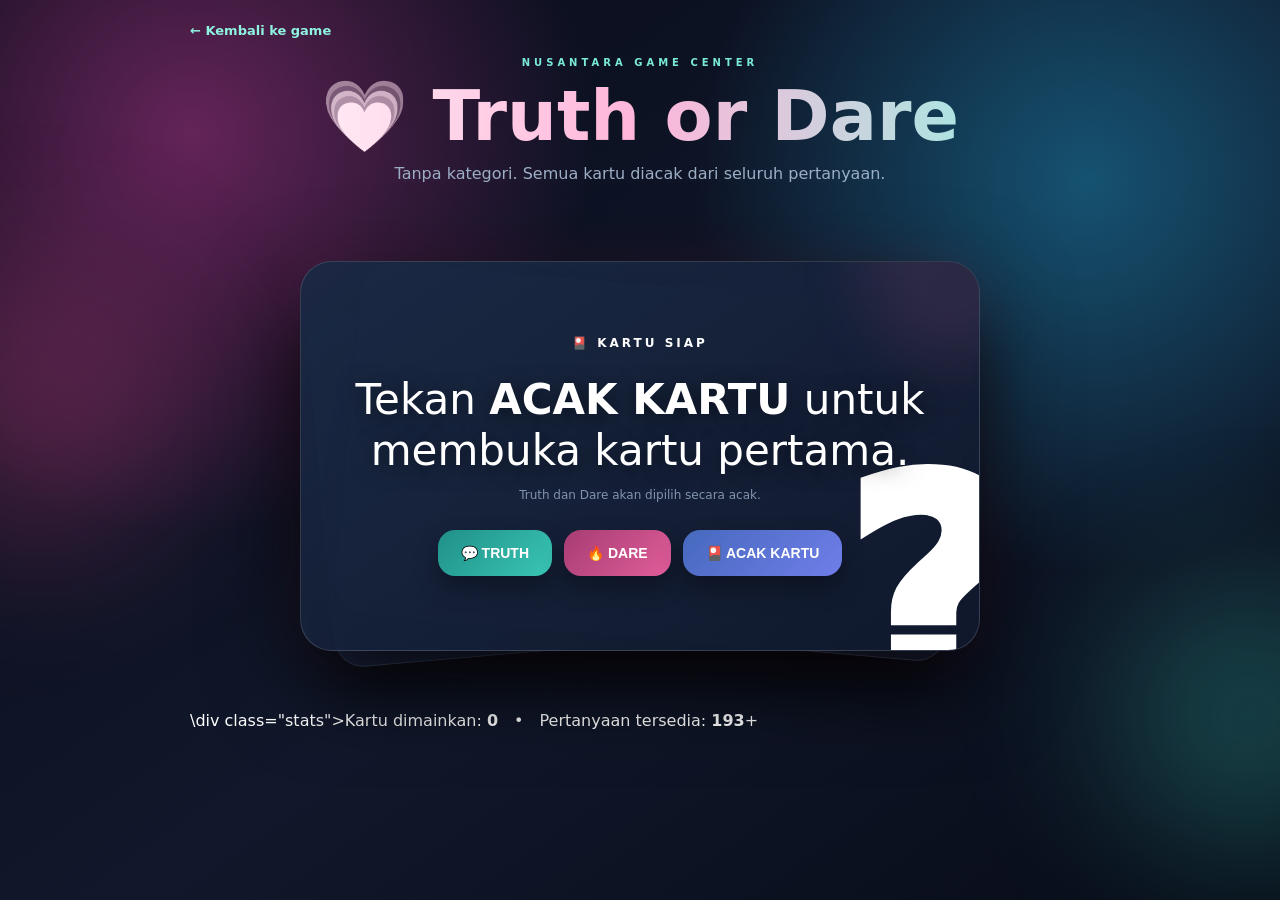
<file: truth-or-dare.html>
<!DOCTYPE html>
<html lang="id">
<head>
<meta charset="UTF-8">
<meta name="viewport" content="width=device-width,initial-scale=1">
<title>Truth or Dare 💗</title>
<style>
*{box-sizing:border-box}body{margin:0;min-height:100vh;background:radial-gradient(circle at 15% 15%,#642458,transparent 30%),radial-gradient(circle at 85% 20%,#155271,transparent 30%),linear-gradient(145deg,#080b19,#11182b 55%,#080c18);color:#fff;font-family:Inter,system-ui,sans-serif;overflow:hidden}.orb{position:fixed;width:280px;height:280px;border-radius:50%;filter:blur(80px);opacity:.25;pointer-events:none}.a{background:#ff4e9c;left:-100px;top:30%}.b{background:#42e5d0;right:-110px;bottom:5%}.wrap{width:min(900px,94%);margin:auto;padding:20px 0}.back{color:#8ef3df;text-decoration:none;font-weight:800;font-size:13px}.head{text-align:center;padding:18px 0}.eyebrow{font-size:10px;letter-spacing:4px;color:#79ead8;font-weight:900}.head h1{font-size:clamp(42px,8vw,70px);margin:7px 0;background:linear-gradient(90deg,#fff,#ffb5d9,#8df6e4);-webkit-background-clip:text;color:transparent}.head p{color:#9caec5;margin:0}.table{height:510px;position:relative;display:grid;place-items:center;perspective:1300px}.deck{position:absolute;width:min(680px,92%);height:390px}.mini{position:absolute;inset:0;margin:auto;width:90%;height:90%;border-radius:30px;border:1px solid #fff2;background:linear-gradient(145deg,#1c3150,#111d34);box-shadow:0 25px 60px #0008;transform:rotate(-5deg) translate(-15px,10px)}.mini.two{transform:rotate(5deg) translate(15px,4px);background:linear-gradient(145deg,#263153,#111d31)}.card{position:relative;z-index:2;width:min(680px,92%);min-height:390px;border:1px solid #ffffff25;border-radius:32px;background:linear-gradient(145deg,#1a2944f2,#10182cf5);box-shadow:0 30px 90px #000b,0 0 55px #ff5caa18;padding:35px;display:flex;flex-direction:column;justify-content:center;align-items:center;text-align:center;overflow:hidden}.card:before{content:'?';position:absolute;font-size:300px;font-weight:1000;color:#fff0004;right:-35px;bottom:-120px}.shine{position:absolute;width:190px;height:190px;border-radius:50%;background:#ff77b51a;filter:blur(30px);top:-90px;right:-70px}.type,.question,.sub,.actions{position:relative}.type{font-size:12px;letter-spacing:3px;font-weight:900}.question{font-size:clamp(25px,4.5vw,42px);line-height:1.2;max-width:600px;margin:25px 0 12px;text-shadow:0 4px 20px #0008}.sub{color:#8293ad;font-size:12px}.actions{display:flex;gap:12px;margin-top:28px;flex-wrap:wrap;justify-content:center}.btn{border:0;border-radius:17px;padding:15px 23px;color:#fff;font-weight:900;font-size:14px;cursor:pointer;transition:.2s;box-shadow:0 12px 25px #0005}.btn:hover{transform:translateY(-4px) scale(1.02)}.truth{background:linear-gradient(135deg,#208f88,#39c6b5)}.dare{background:linear-gradient(135deg,#a63d72,#e15d9a)}.random{background:linear-gradient(135deg,#4669bd,#707ee9)}.stats{text-align:center;color:#70819b;font-size:12px}.shuffle .card{animation:shuffle .14s ease-in-out infinite}.shuffle .mini{animation:deck .24s ease-in-out infinite alternate}.reveal{animation:reveal .7s cubic-bezier(.2,.9,.25,1)}.pop{animation:pop .55s ease}@keyframes shuffle{0%{transform:translate(-13px) rotate(-2deg) rotateY(-8deg)}25%{transform:translate(13px) rotate(2deg) rotateY(8deg)}50%{transform:translate(-8px) rotate(-1deg)}75%{transform:translate(8px) rotate(1deg)}100%{transform:none}}@keyframes deck{from{transform:rotate(-8deg) translate(-20px,10px)}to{transform:rotate(8deg) translate(20px,-6px)}}@keyframes reveal{0%{opacity:.1;transform:rotateY(90deg) scale(.8)}55%{opacity:1;transform:rotateY(-10deg) scale(1.04)}100%{transform:none}}@keyframes pop{50%{box-shadow:0 0 0 12px #72e7d00b,0 30px 90px #000b,0 0 65px #ff72ad2b}}@media(max-width:600px){body{overflow:auto}.table{height:540px}.card{min-height:410px;padding:24px 18px}.actions{flex-direction:column;width:100%;max-width:330px}.btn{width:100%}}
</style>
</head>
<body>
<div class="orb a"></div><div class="orb b"></div>
<main class="wrap">
<a class="back" href="index.html">← Kembali ke game</a>
<header class="head"><div class="eyebrow">NUSANTARA GAME CENTER</div><h1>💗 Truth or Dare</h1><p>Tanpa kategori. Semua kartu diacak dari seluruh pertanyaan.</p></header>
<section class="table" id="table"><div class="deck"><div class="mini"></div><div class="mini two"></div></div><section class="card" id="card"><div class="shine"></div><div class="type" id="type">🎴 KARTU SIAP</div><div class="question" id="question">Tekan <b>ACAK KARTU</b> untuk membuka kartu pertama.</div><div class="sub" id="sub">Truth dan Dare akan dipilih secara acak.</div><div class="actions"><button class="btn truth" onclick="draw('truth')">💬 TRUTH</button><button class="btn dare" onclick="draw('dare')">🔥 DARE</button><button class="btn random" onclick="draw()">🎴 ACAK KARTU</button></div></section></section>\div class="stats">Kartu dimainkan: <b id="count">0</b>　•　Pertanyaan tersedia: <b id="total">0</b>+</div>
</main>
<script>
const T=[
'Hal kecil apa dari pasanganmu yang paling kamu suka tetapi jarang kamu bilang?','Kapan kamu pertama kali merasa nyaman banget dengan seseorang?','Apa momen yang paling ingin kamu ulang bersama orang tersayang?','Apa kebiasaan pasangan yang diam-diam membuatmu gemas?','Apa hal yang paling membuatmu merasa disayang?','Apa impian sederhana yang ingin kamu lakukan bersama pasangan?','Apa first impression-mu tentang orang yang paling dekat denganmu?','Apa sifat seseorang yang paling membuatmu nyaman?','Apa hal yang pernah ingin kamu ceritakan tetapi belum sempat?','Apa momen paling lucu yang pernah kamu alami bersama teman?','Siapa orang yang paling mungkin kamu hubungi saat sedang punya masalah?','Apa sifat teman yang paling kamu hargai?','Pernah salah paham dengan sahabat? Ceritakan sedikit.','Apa kenangan masa kecil yang paling kamu rindukan?','Apa cita-cita masa kecilmu?','Apa makanan masa kecil yang sampai sekarang kamu suka?','Apa pelajaran terbesar yang kamu dapat dari hubungan masa lalu?','Apa red flag yang sekarang tidak akan kamu abaikan lagi?','Apa hal yang membuatmu berubah setelah mengalami kegagalan?','Apa ketakutan yang sedang kamu coba hadapi?','Apa yang ingin kamu maafkan dari dirimu sendiri?','Kapan terakhir kali kamu merasa benar-benar didengarkan?','Apa hal yang paling kamu syukuri saat ini?','Apa impian yang paling ingin kamu wujudkan dalam lima tahun?','Kalau uang bukan masalah, apa yang ingin kamu lakukan?','Tempat mana yang paling ingin kamu kunjungi bersama orang tersayang?','Apa arti sukses menurutmu saat ini?','Apa kebiasaan yang ingin kamu mulai tahun ini?','Apa keputusan spontan paling seru yang pernah kamu buat?','Kalau hidupmu punya soundtrack, lagu apa yang cocok?','Apa kebiasaan anehmu ketika sedang sendirian?','Pernah salah kirim chat? Apa yang terjadi?','Apa kejadian paling memalukan yang sekarang bisa kamu tertawakan?','Apa makanan yang bisa kamu makan berkali-kali tanpa bosan?','Siapa orang yang paling sering membuatmu tersenyum?','Apa hal kecil yang langsung memperbaiki mood-mu?','Apa kualitas yang paling kamu cari dalam seorang pasangan?','Apa bahasa cinta yang paling terasa bagimu?','Apa date sederhana yang paling kamu sukai?','Apa kejutan romantis yang diam-diam kamu inginkan?','Apa satu tradisi yang ingin kamu bangun bersama pasangan?','Apa hal yang membuat persahabatan bisa bertahan lama menurutmu?','Apa pengalaman paling absurd bersama sahabat?','Apa hal yang paling kamu kagumi dari sahabatmu?','Apa yang paling kamu rindukan dari masa sekolah?','Siapa anggota keluarga yang paling sering membuatmu tertawa?','Apa tradisi keluarga yang paling kamu suka?','Apa pelajaran terbesar yang kamu dapat dari keluarga?','Apa hal yang ingin kamu lakukan lebih sering bersama keluarga?','Apa hal yang tidak ingin kamu ulangi dari hubungan masa lalu?','Apa nasihat yang ingin kamu berikan kepada dirimu di masa lalu?','Apa green flag yang sekarang lebih kamu hargai?','Apa arti rumah bagimu?','Apa batasan pribadi yang sekarang ingin kamu jaga?','Apa bentuk dukungan yang paling kamu butuhkan ketika sedih?','Apa hal yang ingin kamu lepaskan agar hidup terasa lebih ringan?','Apa satu hal dari dirimu yang ingin lebih kamu hargai?','Kalau bisa bertukar hidup dengan seseorang selama sehari, siapa?','Apa aplikasi yang paling sering kamu buka?','Apa barang yang selalu kamu bawa?','Kalau kamu bisa punya satu superpower, apa pilihanmu?','Apa kebohongan paling konyol yang pernah kamu ucapkan?','Pernah tertawa di situasi serius?','Apa pencarian internet paling random yang pernah kamu lakukan?','Apa alasan paling lucu kamu pernah gunakan untuk membatalkan rencana?','Apa kebiasaanmu yang sebenarnya agak menyebalkan?','Pernah pura-pura tidak melihat pesan?','Apa hal kecil yang gampang membuatmu cemburu?','Apa satu hal yang tidak ingin berubah dari dirimu?','Kalau hubunganmu dibuat film, apa judulnya?','Kalau persahabatanmu punya lagu, lagu apa?','Apa satu kenangan yang tidak ingin kamu lupakan?','Apa satu hal yang ingin kamu capai sebelum usia tertentu?','Apa skill baru yang ingin kamu kuasai?','Apa satu hal yang ingin kamu lakukan bulan ini?','Apa versi dirimu yang ingin kamu temui lima tahun lagi?','Apa hal yang paling membuatmu bangga terhadap dirimu sendiri?','Apa bentuk perhatian kecil yang menurutmu lebih berarti daripada hadiah mahal?','Apa panggilan yang paling kamu suka dari orang tersayang?','Apa kegiatan sederhana yang ingin kamu lakukan bersama orang yang kamu sayang?','Apa hal random yang pernah membuatmu tiba-tiba kangen seseorang?','Apa satu pesan yang ingin kamu dengar ketika sedang lelah?','Apa arti menjadi teman yang baik menurutmu?','Apa hal yang paling kamu takut kehilangan?','Apa kenangan keluarga yang paling membuatmu bersyukur?','Apa satu hal yang ingin kamu pelajari dari orang lain?','Apa hal paling dewasa yang pernah kamu lakukan?','Apa keputusan yang paling mengubah hidupmu?','Apa satu kebiasaan buruk yang ingin kamu tinggalkan?','Apa hal yang sering kamu pikirkan sebelum tidur?','Apa hal yang membuatmu merasa aman bersama seseorang?','Apa kualitas dirimu yang sering tidak kamu sadari?','Apa hal sederhana yang menurutmu romantis?','Apa momen ketika kamu merasa sangat beruntung?','Apa hal yang paling kamu cari dalam sebuah pertemanan?','Apa satu hal yang ingin kamu katakan kepada orang yang kamu sayangi sekarang?'
];
const D=[
'Tatap pasangan selama 30 detik tanpa tertawa.','Sebutkan 3 hal yang kamu suka dari orang di sebelahmu.','Buat gombalan spontan dalam 15 detik.','Tirukan gaya bicara pasangan atau teman selama 20 detik.','Kirim atau ucapkan voice note berisi kalimat manis.','Sebutkan 5 alasan kamu bersyukur punya orang tersayang.','Buat panggilan baru yang lucu untuk pasangan.','Nyanyikan bagian lagu yang mengingatkanmu pada seseorang.','Ceritakan kenangan favorit seperti pembawa berita.','Berikan pujian yang belum pernah kamu berikan sebelumnya.','Buat pantun romantis spontan.','Tulis satu kalimat tentang masa depan yang kamu inginkan.','Tiru ekspresi seseorang saat sedang kesal.','Buat pesan seolah-olah kalian baru pertama kali bertemu.','Pegang tangan pasangan selama 20 detik jika sama-sama nyaman.','Buat slogan hubungan atau persahabatan kalian.','Sebutkan 3 hal yang ingin kamu lakukan bersama orang tersayang.','Buat cerita mini tentang kencan impianmu.','Sebutkan satu lagu yang cocok untuk hubungan kalian dan alasannya.','Berikan satu kalimat apresiasi yang benar-benar tulus.','Buat gombalan tanpa menggunakan kata sayang.','Tatap mata pemain lain lalu katakan satu kalimat positif.','Buat puisi 4 baris tentang orang di sebelahmu.','Nyanyikan chorus lagu romantis dengan gaya dramatis.','Buat pose foto paling aesthetic.','Sebutkan 5 alasan seseorang di ruangan ini menarik.','Buat pesan good night paling manis dalam 20 detik.','Ceritakan kencan impian seperti sedang menjual paket wisata.','Buat satu janji kecil yang realistis untuk dirimu sendiri.','Tirukan cara seseorang memanggil namamu.','Buat nama restoran fiktif milikmu dan pasangan.','Buat slogan brand pasangan atau sahabatmu.','Buat pantun cinta spontan.','Pilih satu emoji yang menggambarkan pasanganmu dan jelaskan.','Buat dialog film romantis selama 20 detik.','Sebutkan satu kebiasaan seseorang yang ingin kamu pertahankan.','Katakan satu pesan penyemangat kepada orang di dekatmu.','Tirukan salah satu teman dan biarkan pemain menebak.','Buat julukan lucu untuk orang di sebelahmu.','Ceritakan kejadian memalukan dengan ekspresi serius.','Buat pantun tentang pertemanan.','Tirukan gaya chat salah satu temanmu selama 20 detik.','Buat slogan persahabatan dalam 10 detik.','Buat handshake sederhana dengan teman.','Buat nama grup pertemanan paling absurd.','Tirukan cara temanmu tertawa.','Buat iklan lucu tentang orang di sebelahmu.','Buat pose foto grup paling konyol.','Buat yel-yel persahabatan.','Sebutkan satu pujian kepada teman yang jarang kamu ucapkan.','Ucapkan terima kasih kepada salah satu anggota keluarga.','Ceritakan kenangan keluarga dengan gaya dramatis.','Tirukan ekspresi anggota keluarga saat kaget.','Buat pantun tentang keluarga.','Ceritakan cita-cita masa kecilmu dengan gaya sangat dramatis.','Nyanyikan lagu anak-anak favoritmu.','Tirukan dirimu ketika masih kecil.','Pose seperti foto masa kecil selama 10 detik.','Ceritakan satu pelajaran dari masa lalu tanpa menyebut nama.','Buat kalimat penutup masa lalu yang dewasa dan damai.','Sebutkan 3 hal yang sekarang kamu cari dalam hubungan sehat.','Buat meme verbal tentang pengalaman gagal move on.','Buat adegan drama putus cinta selama 15 detik.','Sebutkan 3 hal kecil yang membuat hidupmu lebih baik.','Tulis kalimat penyemangat untuk dirimu di masa lalu.','Tarik napas 3 kali lalu sebutkan satu hal yang kamu syukuri.','Katakan satu apresiasi tulus kepada orang di dekatmu.','Buat satu janji kecil untuk menjaga dirimu minggu ini.','Ceritakan versi dirimu 5 tahun lagi dalam 30 detik.','Sebutkan 5 tempat yang ingin kamu kunjungi.','Buat motto hidup untuk masa depan.','Sebutkan satu skill yang akan kamu pelajari.','Tulis satu target untuk bulan ini.','Bicara seperti robot selama 30 detik.','Tirukan suara hewan.','Jalan seperti model catwalk selama 15 detik.','Buat wajah paling aneh selama 10 detik.','Nyanyikan lagu anak-anak seperti penyanyi opera.','Buat iklan untuk benda terdekat.','Buat tarian 10 detik tanpa musik.','Ceritakan lelucon paling receh.','Buat suara notifikasi HP dengan mulut.','Sebutkan alfabet secepat mungkin.','Buat slogan untuk dirimu sendiri.','Pose seperti patung selama 15 detik.','Tunjukkan ekspresi kaget terbaikmu.','Buat cerita 3 kalimat dari benda terdekat.','Bicara dengan aksen pilihan selama 20 detik.','Tatap pemain lain dan tahan ketawa selama 20 detik.','Buat roasting ringan yang tetap sopan.','Buat ekspresi paling sok keren selama 10 detik.','Katakan satu fakta jujur tentang dirimu dengan dramatis.','Buat pickup line paling gagal yang kamu bisa.','Sebutkan 5 kata yang menggambarkan dirimu.','Buat headline berita tentang kehidupanmu hari ini.','Buat slogan untuk hubungan atau persahabatanmu.','Buat cerita spontan menggunakan tiga benda di dekatmu.'
];
let round=0,lastText='',lastMode='';
const all=[...T.map(x=>({mode:'truth',text:x})),...D.map(x=>({mode:'dare',text:x}))];
document.getElementById('total').textContent=all.length;
function draw(force){const table=document.getElementById('table'),card=document.getElementById('card');if(table.classList.contains('shuffle'))return;table.classList.remove('reveal','pop');void table.offsetWidth;table.classList.add('shuffle');document.getElementById('type').textContent='🎴 MENGOCOK KARTU...';document.getElementById('question').textContent='Kartu sedang diacak...';document.getElementById('sub').textContent='Jangan intip dulu 👀';setTimeout(()=>{let pool=force?all.filter(x=>x.mode===force):all,item;do{item=pool[Math.floor(Math.random()*pool.length)]}while(pool.length>1&&item.text===lastText);lastText=item.text;lastMode=item.mode;round++;document.getElementById('type').textContent=item.mode==='truth'?'💬 TRUTH':'🔥 DARE';document.getElementById('question').textContent=item.text;document.getElementById('sub').textContent='Kartu '+round+' • Semua kategori tercampur secara acak';document.getElementById('count').textContent=round;table.classList.remove('shuffle');void table.offsetWidth;table.classList.add('reveal','pop')},900)}
</script>
</body>
</html>
</file>
<file: css/game-board.css>
*{box-sizing:border-box}body{margin:0;min-height:100vh;background:#0a0f1d;color:#eef3ff;font-family:Inter,system-ui,sans-serif}.game-header{height:62px;padding:0 18px;display:flex;align-items:center;gap:18px;border-bottom:1px solid #ffffff15;background:#10172a}.game-header a{color:#9facc9;text-decoration:none;font-size:13px}.game-header h1{font-size:20px;margin:0;flex:1}.game-header button{border:0;border-radius:9px;padding:8px 12px;background:#65e7d0;color:#07141a;font-weight:800;cursor:pointer}.chess-layout{width:min(900px,calc(100% - 24px));margin:24px auto;display:grid;grid-template-columns:minmax(0,680px) 210px;gap:18px;align-items:start}.chess-board{width:min(78vw,680px);aspect-ratio:1;display:grid;grid-template-columns:repeat(8,1fr);border:7px solid #151d30;border-radius:10px;overflow:hidden;box-shadow:0 18px 50px #0008}.square{border:0;position:relative;display:grid;place-items:center;font-size:clamp(27px,6vw,58px);cursor:pointer;user-select:none}.square.light{background:#e8dfc8}.square.dark{background:#55735e}.square.selected{outline:4px solid #63e6d2;outline-offset:-4px}.square.move::after{content:"";width:24%;height:24%;border-radius:50%;background:#172b2a99;position:absolute}.square.capture::after{content:"";position:absolute;inset:8%;border:4px solid #f1b35b;border-radius:50%}.piece{filter:drop-shadow(1px 3px 1px #0007);line-height:1}.white-piece{color:#fff;text-shadow:0 2px 1px #333}.black-piece{color:#161b24;text-shadow:0 1px 1px #fff5}.side-panel{display:flex;flex-direction:column;gap:12px}.turn,.captured,.help,.message{padding:14px;border:1px solid #ffffff14;border-radius:12px;background:#121a2d}.turn{font-weight:800;color:#65e7d0}.captured h3{font-size:12px;margin:0 0 8px}.captured div{font-size:24px;min-height:30px}.help{font-size:11px;line-height:1.55;color:#aeb8d2}.help b{color:#fff}.message{font-size:11px;color:#f5c86a;min-height:38px}@media(max-width:760px){.game-header{height:54px;padding:0 10px;gap:10px}.game-header h1{font-size:16px}.game-header button{font-size:10px;padding:7px 9px}.chess-layout{width:calc(100% - 12px);margin:12px auto;display:flex;flex-direction:column;gap:10px}.chess-board{width:100%;border-width:4px}.side-panel{width:100%;display:grid;grid-template-columns:1fr 1fr}.help,.message{grid-column:1/-1}.turn{font-size:11px}.captured{font-size:10px;padding:10px}.help{padding:10px}.message{padding:10px}}

/* Block stacking game */.blocks-layout{width:min(850px,calc(100% - 24px));margin:20px auto;display:grid;grid-template-columns:minmax(260px,420px) 240px;gap:20px;align-items:start}.blocks-stage{display:flex;justify-content:center}.block-canvas{background:#080d18;border:5px solid #1a2439;border-radius:12px;box-shadow:0 18px 50px #0008;display:block;max-width:100%;height:auto}.block-panel{display:flex;flex-direction:column;gap:10px}.score-box,.controls-box,.block-help{background:#121a2d;border:1px solid #ffffff14;border-radius:12px;padding:14px}.score-box strong{display:block;font-size:26px;color:#65e7d0}.score-box span{font-size:10px;color:#8f9bb7}.controls-box{display:grid;grid-template-columns:repeat(3,1fr);gap:6px}.controls-box button{min-height:40px;border:0;border-radius:8px;background:#1d2943;color:#fff;font-size:17px;font-weight:800;cursor:pointer}.controls-box button:active{transform:scale(.95)}.controls-box .wide{grid-column:1/-1}.block-help{font-size:11px;line-height:1.55;color:#aeb8d2}.block-help b{color:#fff}@media(max-width:700px){.blocks-layout{width:calc(100% - 12px);grid-template-columns:1fr;margin:12px auto}.block-panel{display:grid;grid-template-columns:1fr 1fr}.block-help{grid-column:1/-1}.block-canvas{width:min(92vw,360px)}}
</file>
<file: css/style.css>
/* ============================================================
   MONOPOLI INDONESIA — Desain ulang menyeluruh
   Tema: "Kerajaan Nusantara" — biru laut dalam + emas hangat,
   kartu-kartu tegas dengan sudut lembut, tipografi bersih.
   Semua id/class dipertahankan sama persis dengan js/*.js.
   ============================================================ */

:root{
  --bg:#0a0f1e;
  --panel:#141b30;
  --panel-2:#1a2340;
  --line:#2a3559;
  --line-soft:#212a4a;
  --text:#f1f4fd;
  --muted:#8f9dc4;
  --gold:#f4b942;
  --gold-deep:#c98a1f;
  --teal:#42d6ac;
  --rose:#e35d78;
  --ink:#132033;

  --r-xl:24px;
  --r-lg:18px;
  --r-md:13px;
  --r-sm:9px;

  --shadow-lg:0 28px 60px -18px #000a, 0 0 0 1px #ffffff08 inset;
  --shadow-md:0 14px 30px -10px #0009;
  --shadow-sm:0 6px 14px -6px #0007;

  --font:system-ui,-apple-system,"Segoe UI",Roboto,"Helvetica Neue",sans-serif;
}

*{box-sizing:border-box}
html,body{height:100%}
body{
  margin:0;
  font:14px/1.5 var(--font);
  color:var(--text);
  min-height:100vh;
  background:
    radial-gradient(1100px 600px at 82% -10%,#3a2a63 0%,transparent 55%),
    radial-gradient(900px 500px at -5% 90%,#0f3c52 0%,transparent 55%),
    var(--bg);
}
button,input,select{font:inherit}
button{
  cursor:pointer;border:1px solid var(--line);border-radius:var(--r-sm);
  background:var(--panel-2);color:var(--text);padding:11px 16px;
  font-weight:700;letter-spacing:.2px;transition:transform .15s,filter .15s,border-color .15s;
}
button:hover:not(:disabled){transform:translateY(-2px);border-color:var(--teal);filter:brightness(1.1)}
button:active:not(:disabled){transform:translateY(0)}
button:disabled{opacity:.35;cursor:not-allowed}
button:focus-visible{outline:3px solid var(--gold);outline-offset:2px}
.primary{background:linear-gradient(135deg,var(--teal),#2fae8c);color:#04241c;border-color:transparent;box-shadow:0 8px 20px -6px #42d6ac55}
.danger{background:linear-gradient(135deg,var(--rose),#a83a52);border-color:transparent;color:#2a0a12}
.gold{background:linear-gradient(135deg,var(--gold),var(--gold-deep));color:#2a1a04;border-color:transparent}
.muted,small{color:var(--muted)}
.eyebrow{font-size:10px;letter-spacing:2.4px;color:var(--teal);font-weight:800;text-transform:uppercase}

/* ---------- Header ---------- */
header{
  height:80px;display:flex;align-items:center;justify-content:space-between;
  padding:0 28px;border-bottom:1px solid #ffffff10;
  background:#0a0f1ecc;backdrop-filter:blur(14px);
  position:sticky;top:0;z-index:30;
}
.brand{display:flex;align-items:center;gap:14px}
.brandmark{
  background:linear-gradient(145deg,var(--gold),var(--gold-deep));
  color:#2a1a04;border-radius:14px;padding:9px 14px;font-size:24px;font-weight:1000;
  box-shadow:0 10px 22px -6px #f4b94255;
}
h1{font-size:19px;margin:0;letter-spacing:.5px;font-weight:800}
header nav{display:flex;gap:8px;flex-wrap:wrap;justify-content:flex-end}

/* ---------- Overall layout ---------- */
.layout{
  max-width:1560px;margin:auto;padding:26px;
  display:grid;grid-template-columns:250px minmax(0,1fr) 280px;gap:22px;
  align-items:start;
}
.panel{
  background:linear-gradient(160deg,var(--panel),var(--panel-2));
  border:1px solid var(--line);border-radius:var(--r-lg);
  box-shadow:var(--shadow-sm);padding:18px;
}
.section-title{
  font-size:11px;text-transform:uppercase;letter-spacing:1.9px;color:var(--muted);
  margin:0 0 14px;display:flex;justify-content:space-between;align-items:center;font-weight:800;
}

/* ---------- Left: players ---------- */
.left{display:flex;flex-direction:column;gap:12px}
.player{
  padding:16px;border:1px solid var(--line);border-radius:var(--r-md);
  background:linear-gradient(160deg,#151d36,#111730);position:relative;
  transition:border-color .2s,box-shadow .2s;
}
.player.active{
  border-color:var(--active-color,var(--teal));
  box-shadow:0 0 0 1px var(--active-color,var(--teal)) inset,0 10px 26px -10px var(--active-color,#42d6ac66);
}
.player.dead{opacity:.42;filter:grayscale(.4)}
.player-top{display:flex;gap:12px;align-items:center}
.avatar{
  width:44px;height:44px;border-radius:50%;display:grid;place-items:center;font-size:23px;
  background:color-mix(in srgb,var(--pc),transparent 78%);border:2px solid var(--pc);flex-shrink:0;
}
.player strong{display:block;font-size:14px}
.tag{font-size:9px;color:var(--teal);letter-spacing:1px;font-weight:700}
.money{font-size:22px;color:var(--gold);font-weight:900;margin:12px 0 6px;letter-spacing:.3px}
.stats{font-size:10.5px;color:var(--muted);display:flex;justify-content:space-between;gap:6px}
.player-cards-button{
  width:100%;margin-top:12px;padding:9px 10px;text-align:left;font-size:11px;border-radius:var(--r-sm);
  border-color:color-mix(in srgb,var(--owner-color),transparent 55%);
  background:#0d152a;color:var(--owner-color);
}
.player-cards-button span{display:block;color:var(--muted);font-size:10px;margin-top:3px}
.tip{padding:18px;line-height:1.7;font-size:12px}

/* ---------- Center: the board ---------- */
.board-wrap{
  position:relative;padding:12px;border-radius:var(--r-xl);
  background:linear-gradient(150deg,#3a4f78,#16233d 45%,#3a2f5c);
  box-shadow:var(--shadow-lg);
}
.board{
  aspect-ratio:1;display:grid;
  grid-template-columns:1.3fr repeat(9,1fr) 1.3fr;
  grid-template-rows:1.3fr repeat(9,1fr) 1.3fr;
  gap:4px;background:var(--ink);padding:6px;border-radius:var(--r-lg);
}
.tile{
  min-width:0;border:0;border-radius:6px;background:#e7efec;color:#173941;
  padding:3px 2px;display:flex;flex-direction:column;align-items:center;justify-content:space-around;
  position:relative;overflow:hidden;font-size:8px;line-height:1.1;text-align:center;
  box-shadow:inset 0 -3px #0000000d;
}
.tile:hover:not(:disabled){transform:none;outline:2px solid var(--teal);z-index:2}
.tile .strip{position:absolute;top:0;left:0;right:0;height:7px;background:var(--group)}
.tile b{font-size:clamp(6px,.68vw,10px);padding-top:6px;font-weight:800}
.tile .symbol{font-size:clamp(11px,1.4vw,23px)}
.tile .price{font-size:7px;font-weight:800}
.tile.corner{background:#d6e9e2}
.tile.selected{outline:2px solid #fff;z-index:1}
.token{border:1px solid white;border-radius:50%;width:15px;height:15px;display:grid;place-items:center;font-size:9px;box-shadow:0 2px 3px #0007;background:var(--pc);color:#10243b}
.owner{position:absolute;right:2px;top:8px;width:6px;height:6px;border-radius:50%;background:var(--pc)}

.center{
  grid-area:2/2/11/11;
  background:radial-gradient(ellipse at center,#1c2f50,#101a33 68%);
  border:1px solid #35437a;border-radius:var(--r-md);
  display:flex;align-items:center;justify-content:center;flex-direction:column;
  text-align:center;position:relative;overflow:hidden;padding:18px;gap:14px;
}
.center:before{content:'';position:absolute;width:82%;height:82%;border:1px solid #ffffff10;transform:rotate(45deg);pointer-events:none}
.center>*{z-index:1}
.islands{font-size:34px;letter-spacing:8px;filter:drop-shadow(0 8px 12px #0005)}
.logo{
  font-size:clamp(24px,3.4vw,52px);font-weight:1000;letter-spacing:-2px;
  background:linear-gradient(135deg,var(--rose),#a83a52);color:#fff5f0;
  padding:0 16px;border:3px solid #ffe6d8;transform:rotate(-3deg);
  box-shadow:5px 6px 0 var(--ink);
}
.subtitle{letter-spacing:6px;font-size:12px;font-weight:800;margin-top:-9px;color:var(--muted)}
.turn-pill{
  background:#0a1428b3;border:1px solid var(--active-color,#3a5a80);border-radius:30px;
  padding:8px 18px;color:var(--active-color,var(--teal));font-size:12px;font-weight:700;
  box-shadow:0 0 18px color-mix(in srgb,var(--active-color,var(--teal)),transparent 78%);
}
.dice{display:flex;gap:14px;align-items:center;--cube-size:48px;--cube-depth:24px;padding:6px 10px;min-height:64px;overflow:visible}
.die{width:50px;height:50px;border-radius:12px;background:#fbf2e3;color:#203044;display:grid;place-items:center;font-size:42px;line-height:1;box-shadow:0 5px 0 #bdc8cc,0 10px 20px #0004}
.rolling .die{animation:shake .18s infinite alternate}
@keyframes shake{to{transform:rotate(15deg) translateY(-5px)}}

.dice-scene{width:var(--cube-size);height:var(--cube-size);perspective:450px;perspective-origin:50% 40%}
.dice-rig{width:100%;height:100%;transform:rotateX(-13deg) rotateY(14deg);transform-style:preserve-3d}
.dice-cube{position:relative;width:100%;height:100%;transform-style:preserve-3d}
.dice-face{position:absolute;inset:0;border:1px solid #b9c8ce;border-radius:8px;background:linear-gradient(145deg,#fffef5,#d9e1dd);display:grid;grid-template:repeat(3,1fr)/repeat(3,1fr);gap:4px;padding:7px;backface-visibility:hidden;box-shadow:inset 0 0 5px #668a9b55}
.pip{border-radius:50%;background:transparent}
.pip.on{background:var(--ink);box-shadow:inset 0 1px 2px #0009}
.face-1{transform:translateZ(var(--cube-depth))}
.face-2{transform:rotateY(90deg) translateZ(var(--cube-depth))}
.face-3{transform:rotateX(90deg) translateZ(var(--cube-depth))}
.face-4{transform:rotateX(-90deg) translateZ(var(--cube-depth))}
.face-5{transform:rotateY(-90deg) translateZ(var(--cube-depth))}
.face-6{transform:rotateY(180deg) translateZ(var(--cube-depth))}
.dice-result{font-size:11px;color:var(--gold);font-weight:800;min-height:15px;margin-top:-7px}

.status{max-width:340px;min-height:38px;line-height:1.55;font-size:12px;color:#c6d3ec}
.actions{display:flex;gap:8px;flex-wrap:wrap;justify-content:center}
.actions button{font-size:12px}
.deck-row{display:flex;gap:22px;margin-top:4px}
.card-stack{
  position:relative;width:100px;height:58px;display:flex;flex-direction:column;justify-content:center;align-items:center;
  border:2px solid #d4e7ef;border-radius:9px;
  background:repeating-linear-gradient(45deg,#ffffff08 0 5px,transparent 5px 10px),#236c8b;
  box-shadow:2px 3px 0 #d0dce2,4px 6px 0 #62879c,6px 9px 0 #c4d4dc,7px 12px 14px #0005;
  transform:rotate(-5deg);color:#fff;
}
.card-stack.chance{background-color:#bf6433;transform:rotate(5deg)}
.card-stack>span{font-size:27px;line-height:1}
.card-stack strong{font-size:8px;letter-spacing:1px;margin-top:4px}
.drawing-stack{filter:brightness(1.5);box-shadow:2px 3px 0 #fff,4px 6px 0 #72b3b9,0 0 24px #80ffe4}

.below{display:flex;justify-content:space-between;align-items:center;font-size:11px;color:var(--muted);padding:16px 4px 0}

/* ---------- Right: portfolio / events / log ---------- */
.right{display:flex;flex-direction:column;gap:16px}
.right .panel{padding:18px}
.all-cards-button{width:100%;margin-bottom:12px;font-size:11px;background:linear-gradient(135deg,#20495a,#1a3646);color:#8ff4dc;border-color:#2f5e70}
.prop-list{max-height:220px;overflow:auto;display:flex;flex-direction:column;gap:6px}
.prop-row{width:100%;text-align:left;display:flex;gap:9px;padding:10px;background:#0f1830;border-radius:var(--r-sm);font-size:11px;align-items:center}
.swatch{width:5px;height:29px;border-radius:4px;background:var(--group);flex-shrink:0}
.prop-row span:last-child{margin-left:auto;font-size:10px;color:var(--gold);font-weight:700}
.empty{font-size:12px;line-height:1.7;color:var(--muted);padding:14px 2px}

.event-card{background:#eef4ec;color:#213349;border-radius:var(--r-md);overflow:hidden;text-align:center}
.event-head{padding:9px;background:linear-gradient(135deg,#2b7f96,#1f5f70);color:#fff;font-size:11px;font-weight:800;letter-spacing:1px}
.event-body{padding:18px 12px;font-size:12px;line-height:1.6;min-height:98px}
.event-icon{font-size:27px}

.log{max-height:190px;overflow-y:auto;font-size:11px;line-height:1.65}
.log p{margin:0;padding:8px 0;border-bottom:1px solid #ffffff0a}
.log time{color:var(--teal);margin-right:6px;font-weight:700}

footer{text-align:center;font-size:10px;color:#5c6a8c;padding:6px 12px 22px}

/* ---------- Dialogs / modals ---------- */
dialog{
  background:linear-gradient(160deg,#161f3a,#111931);color:var(--text);
  border:1px solid #3a4a78;border-radius:var(--r-xl);padding:28px;
  width:min(540px,94vw);max-height:90vh;box-shadow:0 30px 100px -20px #000c;
}
dialog::backdrop{background:#04081699;backdrop-filter:blur(8px)}
dialog h2{margin-top:0;font-size:23px}
dialog p{line-height:1.65;color:#b6c5e6}
dialog input,dialog select{width:100%;padding:11px;border-radius:var(--r-sm);border:1px solid #3d4d78;color:var(--text);background:#0c1428;margin:6px 0 12px}
dialog label{font-size:12px;color:#b1c4e6}
.formrow{display:grid;grid-template-columns:1fr 1fr;gap:12px}
.modal-actions{display:flex;gap:8px;flex-wrap:wrap;margin-top:20px}
.dialog-close{position:absolute;right:12px;top:11px;width:34px;height:34px;padding:0;font-size:23px;line-height:1;background:var(--panel-2);border-radius:50%;z-index:5}
dialog h2{padding-right:26px}
dialog .eyebrow{padding-right:26px}
.name-field input{border-left:3px solid #42d6ac66}

.detail-banner{height:9px;border-radius:9px;margin-bottom:20px;background:var(--group)}
.detail-grid{display:grid;grid-template-columns:1fr 1fr;gap:10px}
.detail-grid div{background:#0c1428;padding:12px;border-radius:var(--r-sm)}
.detail-grid small{display:block;margin-bottom:5px}
.rent-table{width:100%;border-collapse:collapse;margin:16px 0;font-size:12px}
.rent-table td{padding:7px;border-bottom:1px solid #ffffff10}
.notice{font-size:11px;color:#e2c28b;line-height:1.55}
.upgrade-hint{font-size:11px;color:var(--muted);margin-top:8px;line-height:1.5}

.audio-toggle{display:flex;align-items:center;gap:10px;margin:14px 0}
.audio-toggle input[type=checkbox]{width:18px;height:18px;margin:0;accent-color:var(--teal)}
dialog input[type=range]{padding:0;accent-color:var(--teal)}

/* Kartu koleksi pemain (inventory) */
.inventory-owner{display:flex;flex-wrap:wrap;gap:8px;align-items:center;justify-content:space-between;border-left:4px solid var(--owner-color);padding:11px 13px;background:#0c1428;border-radius:var(--r-sm);color:var(--owner-color)}
.inventory-tabs{display:flex;gap:6px;margin-top:14px;flex-wrap:wrap}
.inventory-tabs button{font-size:12px;padding:9px 12px}
.inventory-grid{display:grid;grid-template-columns:repeat(2,minmax(0,1fr));gap:12px;max-height:42vh;overflow:auto;padding:3px}
.inventory-card{border:1px solid #4c6690;border-radius:var(--r-md);overflow:hidden;background:#eef1ea;color:#1b3347;min-width:0;padding:0;text-align:center}
.inventory-band{padding:9px 5px;background:var(--deed-color,#3b7395);color:#fff;font-size:9px;font-weight:900;letter-spacing:1px}
.deed-card .inventory-band{color:#132a3a}
.inventory-content{padding:13px}
.inventory-symbol{font-size:26px;line-height:1.4}
.inventory-content h3{font-size:16px;margin:5px 0 10px}
.inventory-content p{font-size:12px;line-height:1.5;color:#2b465c;margin:9px 0}
.inventory-content small{display:block;color:#526b7d;font-size:10px;line-height:1.5;margin-top:9px}
.card-state{display:inline-block;background:#d5dee6;color:#425b70;font-size:10px;padding:5px 8px;border-radius:12px}
.card-state.held{background:#c6e8cf;color:#1b6748}
.inventory-empty{grid-column:1/-1;color:#a5b7d2;padding:32px 12px;text-align:center;font-size:13px}
.deed-card:hover:not(:disabled){transform:translateY(-1px)}

/* Efek papan: bangunan, gadai, jejak langkah */
.tile.owned-tile{background:color-mix(in srgb,var(--tile-owner) 30%,#eaf1e7);box-shadow:inset 0 0 0 3px var(--tile-owner);padding:2px 3px}
.owned-tile>b{padding-top:6px;padding-right:13px;z-index:1}
.owned-building{display:flex;flex-direction:column;align-items:center;justify-content:center;line-height:1;min-height:0}
.building-svg{width:28px;height:28px;display:block;fill:var(--tile-owner);stroke:var(--ink);stroke-width:1.8;stroke-linejoin:round;filter:drop-shadow(1px 2px 1px #15344844)}
.building-svg .window{fill:#fff7de;stroke-width:.5}
.building-stage{font-size:7px;letter-spacing:.4px;font-weight:1000;color:var(--ink);line-height:1.1}
.owner-flag{position:absolute;right:2px;top:8px;border:1px solid var(--ink);background:var(--tile-owner);border-radius:4px;color:#112538;font-size:9px;font-weight:1000;padding:2px;line-height:1;z-index:2}
.mortgaged-tile{background:repeating-linear-gradient(135deg,#d9dfdd 0 5px,#b9c5c5 5px 9px)!important}
.mortgaged-tile .building-svg{opacity:.5}
.mortgaged-tile .building-stage{background:#364759;color:#fff;padding:1px 3px}
.owned-tile .price{font-weight:900}

.moving-tile{outline:3px solid var(--walker)!important;background:color-mix(in srgb,var(--walker) 30%,#e8f0e8)!important;box-shadow:inset 0 0 14px var(--walker),0 0 16px var(--walker);z-index:2}
.walk-trail{position:absolute;width:22px;height:22px;margin:-11px;border:3px solid var(--trail-color);background:color-mix(in srgb,var(--trail-color),transparent 55%);border-radius:50%;pointer-events:none;animation:trail-fade 1.25s ease-out forwards;box-shadow:0 0 15px var(--trail-color)}
@keyframes trail-fade{from{opacity:.9;scale:.7}to{opacity:0;scale:2.1}}
@media(prefers-reduced-motion:reduce){.walk-trail{animation:none;opacity:.45}}
.houses{font-size:13px;font-weight:900;background:#fff9;border-radius:3px;padding:0 2px}

/* ---------- Pion karakter di papan ---------- */
#pawnLayer{position:absolute;inset:0;pointer-events:none;z-index:8;overflow:visible}
.pawn{position:absolute;left:0;top:0;width:0;height:0;transition:transform 300ms linear;will-change:transform}
.pawn[hidden]{display:none}
.pawn-figure{position:absolute;width:20px;height:31px;left:-10px;bottom:2px;filter:drop-shadow(0 2px 2px #071223aa)}
.pawn-head{position:absolute;left:6px;top:0;width:10px;height:10px;background:#ffdbb6;border:1px solid #513f4b;border-radius:50%;z-index:3}
.pawn-body{position:absolute;left:5px;top:10px;width:12px;height:12px;border-radius:5px 5px 3px 3px;background:var(--pc);border:1px solid #ffffffbb;z-index:2}
.pawn-arm{position:absolute;top:12px;width:4px;height:11px;background:var(--pc);border-radius:4px;transform-origin:top}
.arm-left{left:2px;transform:rotate(14deg)}
.arm-right{right:0;transform:rotate(-14deg)}
.pawn-leg{position:absolute;top:20px;width:5px;height:10px;background:#e7f5ff;border:1px solid #243952;border-radius:2px;transform-origin:top}
.leg-left{left:5px}
.leg-right{left:12px}
.pawn-base{position:absolute;bottom:-1px;left:-11px;width:24px;height:8px;border:2px solid white;border-radius:50%;background:var(--pc);box-shadow:0 2px 4px #0006;z-index:-1}
.pawn-name{position:absolute;bottom:38px;left:50%;transform:translateX(-50%);white-space:nowrap;font-size:10px;max-width:125px;overflow:hidden;text-overflow:ellipsis;background:#0b152bef;border:1px solid var(--pc);border-radius:5px;padding:3px 6px;color:white;display:none}
.active-pawn .pawn-name{display:block}
.active-pawn .pawn-base{box-shadow:0 0 10px var(--pc)}
.walking .leg-left,.walking .arm-right{animation:walk-step 180ms infinite alternate}
.walking .leg-right,.walking .arm-left{animation:walk-step 180ms infinite alternate-reverse}
.walking .pawn-figure{animation:walk-bounce 180ms infinite alternate}
.walking .pawn-base{outline:3px solid var(--pc);outline-offset:3px;box-shadow:0 0 20px 6px var(--pc)}
.walking .pawn-name{background:var(--pc);color:#0b152b;font-weight:900}
.walking .pawn-figure{filter:drop-shadow(0 0 6px var(--pc))}
@keyframes walk-step{from{transform:rotate(-28deg)}to{transform:rotate(28deg)}}
@keyframes walk-bounce{from{translate:0 0}to{translate:0 -3px}}
@media(prefers-reduced-motion:reduce){.pawn{transition-duration:60ms}.walking .pawn-figure,.walking .pawn-leg,.walking .pawn-arm{animation:none}}

/* ---------- Reveal kartu Kesempatan / Dana Umum ---------- */
#cardReveal{width:min(370px,94vw);padding:26px;overflow:visible;text-align:center}
#cardReveal h2{font-size:20px;margin:9px 0 17px}
#cardReveal .eyebrow{font-size:9px;line-height:1.5}
#cardReveal::backdrop{background:#03071899;backdrop-filter:blur(6px)}
.reveal-stage{height:288px;display:grid;place-items:center;perspective:950px}
.flying-card{width:232px;height:272px;perspective:950px}
.flip-card-inner{position:relative;width:100%;height:100%;transform-style:preserve-3d}
.reveal-back,.reveal-front{position:absolute;inset:0;border:3px solid #e4e8da;border-radius:18px;backface-visibility:hidden;box-shadow:0 14px 34px #0007}
.reveal-back{display:flex;flex-direction:column;justify-content:center;align-items:center;gap:15px;background:repeating-linear-gradient(45deg,#ffffff0a 0 6px,transparent 6px 12px),#235d7c}
.reveal-back.chance{background-color:#a95428}
.reveal-back>span{font-size:92px;font-weight:900}
.reveal-back>strong{font-size:16px;letter-spacing:2px}
.reveal-back>small{font-size:9px;color:#e7e9dc;letter-spacing:1px}
.reveal-front{transform:rotateY(180deg);background:#f6f2e5;color:#20384a;overflow:hidden}
.reveal-card-band{background:#246e8c;color:white;font-weight:800;letter-spacing:1.4px;padding:13px;font-size:11px}
.reveal-front.chance .reveal-card-band{background:#b35c30}
.reveal-card-symbol{font-size:42px;margin-top:14px}
.reveal-front p{color:#213849;font-size:16px;font-weight:700;line-height:1.45;margin:12px 18px}
.reveal-front small{display:block;margin:10px 16px;font-size:11px;line-height:1.5;color:#566a76}
.reveal-continue{margin-top:17px;width:100%}

#toast{position:fixed;bottom:26px;left:50%;transform:translateX(-50%);padding:13px 22px;background:linear-gradient(135deg,#22436b,#1a3252);border:1px solid var(--teal);border-radius:var(--r-md);z-index:20;display:none;box-shadow:var(--shadow-md)}

/* ---------- Penyesuaian titik lebar ---------- */
@media(min-width:1450px){.center{gap:22px}.tile b{font-size:10px}}

@media(max-width:1150px){
  .layout{grid-template-columns:210px minmax(0,1fr);gap:16px;padding:18px}
  .right{grid-column:1/-1;display:grid;grid-template-columns:1fr 1fr 1fr;gap:14px}
  .right .panel{margin:0}
  .money{font-size:20px}
}

@media(max-width:480px){
  .center .islands{display:none}
  .center{gap:6px}
  .center>.eyebrow{font-size:8px;letter-spacing:1.2px}
}
</file>
<file: css/mobile.css>
/* ============================================================
   MOBILE ANDROID — 9:16 GAME VIEW
   Papan fokus utama + palet warna harmonis.
   ============================================================ */

@media (max-width:760px){
:root{--mobile-bg:#f3eadb;--mobile-ink:#24323a;--mobile-navy:#243b45;--mobile-cream:#fffaf0;--mobile-green:#4f7768;--mobile-gold:#c79a52;--mobile-coral:#c97962;--bar-h:104px;--safe-b:env(safe-area-inset-bottom,0px)}
html,body{width:100%;max-width:100%;min-width:0;overflow-x:hidden}body{min-height:100svh;padding-bottom:calc(var(--bar-h) + var(--safe-b) + 8px);background:var(--mobile-bg);color:var(--mobile-ink)}
header{height:48px;min-height:48px;padding:6px 8px;gap:6px;position:sticky;top:0;z-index:50;background:#243b45;border-bottom:1px solid #d2b278}.brand{gap:7px;min-width:0;flex:1}.brandmark{width:31px;height:31px;padding:0;display:grid;place-items:center;font-size:16px;border-radius:9px;flex-shrink:0;background:#c79a52;color:#243b45;box-shadow:none}.brand .eyebrow{display:none}h1{font-size:11px;line-height:1.1;letter-spacing:.3px;white-space:nowrap;color:#fffaf0;overflow:hidden;text-overflow:ellipsis}.brand>div:last-child{min-width:0}header nav{gap:5px;flex-wrap:nowrap;max-width:none}header nav button{min-width:32px;min-height:32px;padding:5px;flex-shrink:0;font-size:0;border-radius:9px;background:#31515a;color:#fffaf0;border:1px solid #55716f}#soundBtn::after{content:'♫';font-size:16px}#saveBtn::after{content:'↧';font-size:16px}#newBtn::after{content:'+';font-size:19px}#helpBtn{font-size:15px}
.layout{display:flex;flex-direction:column;width:100%;max-width:none;margin:0;padding:0 0 10px;gap:10px}.layout>section{order:1;width:100%;min-width:0}.left{order:2;width:100%;padding:0 8px}.right{order:3;width:100%;padding:0 8px}
.board-wrap{width:100vw;max-width:none;margin:0;padding:5px;border-radius:0;background:#c79a52;box-shadow:0 8px 22px rgba(36,50,58,.25)}.board{width:100%;max-width:none;height:auto;aspect-ratio:1/1;gap:2px;padding:3px;border-radius:9px;background:#24323a;grid-template-columns:1.25fr repeat(9,1fr) 1.25fr;grid-template-rows:1.25fr repeat(9,1fr) 1.25fr}
.tile{min-width:0;min-height:0;padding:4px 0 1px;border-radius:3px;background:#fffaf0;color:#31434a;box-shadow:inset 0 -2px rgba(36,50,58,.08);justify-content:center;gap:1px;line-height:1}.tile .strip{height:4px;opacity:1;filter:none}.tile:not(.corner) b{display:none}.tile .symbol{font-size:clamp(12px,3.9vw,17px);line-height:1;margin:0}.tile .price{font-size:clamp(6.5px,1.9vw,8.5px);line-height:1;font-weight:800;white-space:nowrap;color:#5c6a66;letter-spacing:-.2px}.tile .price .rp{display:none}.tile.corner{background:#f5e3bf;color:#4d3b27;padding:3px 1px}.tile.corner b{display:block;font-size:clamp(6px,1.75vw,8px);line-height:1;font-weight:800;padding:0;max-width:100%;overflow:hidden;letter-spacing:-.2px}.tile.corner .symbol{font-size:clamp(14px,4.6vw,20px)}.tile.selected{outline:2px solid #c79a52;z-index:3}.owned-tile{box-shadow:inset 0 0 0 1.5px var(--tile-owner),inset 0 -2px rgba(36,50,58,.07);padding-top:4px}.owned-building{gap:0}.building-stage{display:none}.building-svg{width:15px;height:15px}.owner-flag{right:0;top:4px;padding:1px 2px;font-size:6px;border-radius:2px}
.center{padding:6px;gap:5px;border-radius:7px;background:#e8dcc4;border-color:#c79a52;color:#24323a;justify-content:center}.center:before{width:74%;height:74%;border-color:rgba(36,50,58,.10)}.center>.eyebrow,.islands,.subtitle,.deck-row{display:none}.logo{font-size:clamp(19px,6.4vw,30px);padding:0 8px;letter-spacing:-1px;background:#243b45;color:#fffaf0;border:2px solid #c79a52;transform:rotate(-2deg);box-shadow:3px 3px 0 rgba(36,50,58,.2)}.turn-pill{font-size:10px;padding:4px 12px;border-radius:20px;background:#fffaf0;border:1px solid #c79a52;color:#4f7768;font-weight:800}.dice{--cube-size:38px;--cube-depth:19px;gap:12px;min-height:46px;padding:2px}.die{width:36px;height:36px;border-radius:7px;font-size:28px;background:#fffaf0;color:#24323a;box-shadow:0 3px 0 #c9bfae,0 6px 12px rgba(36,50,58,.18)}.dice-face{padding:4px;gap:1px;border-radius:5px;background:#fffaf0;border-color:#c9bfae}.pip.on{background:#243b45}.dice-result{font-size:12px;margin-top:-2px;min-height:14px;color:#a47735}.status{max-width:100%;min-height:0;font-size:11px;line-height:1.3;margin:0 auto;color:#44544f}
.center>.actions{position:fixed;left:0;right:0;bottom:calc(46px + var(--safe-b));z-index:40;display:flex;flex-wrap:nowrap;gap:8px;width:auto;padding:8px 10px 3px;background:var(--mobile-cream);border-top:1px solid #d9cdb8;box-shadow:0 -6px 16px rgba(36,50,58,.12)}.center>.actions+.actions{bottom:0;padding:3px 10px calc(6px + var(--safe-b));border-top:0;box-shadow:none}.actions button{flex:1;min-width:0;min-height:44px;padding:6px 8px;font-size:13px;font-weight:800;border-radius:11px;background:#f3eadb;color:#33484e;border:1px solid #cbbfa9;white-space:nowrap}.center>.actions:not(.actions+.actions) button{min-height:48px;font-size:14px}.center>.actions+.actions button{min-height:38px;font-size:12px}.actions .primary,#rollBtn{flex:1.6;background:#4f7768;color:#fffaf0;border-color:#4f7768}.actions button:disabled{opacity:.42}#toast{bottom:calc(var(--bar-h) + var(--safe-b) + 12px);z-index:60;max-width:92vw;font-size:13px}
.below{padding:6px 10px 0;font-size:10px;gap:2px 10px;color:#6c7772;flex-wrap:wrap;justify-content:space-between}.below span{white-space:nowrap}#saveState{display:none}
.left{display:grid;grid-template-columns:repeat(2,minmax(0,1fr));gap:8px}.left .section-title{display:flex;grid-column:1/-1;margin:0 2px;font-size:10px;color:#68756f}.left .tip{display:none}.player{min-width:0;margin:0;padding:9px;border-radius:11px;background:#fffaf0;border:1px solid #d9cdb8;box-shadow:0 3px 10px rgba(36,50,58,.08)}.player.active{border-color:#4f7768;box-shadow:0 0 0 1px #4f7768 inset,0 5px 14px rgba(79,119,104,.18)}.player-top{gap:8px;align-items:center}.avatar{width:32px;height:32px;font-size:17px;flex-shrink:0}.player strong{font-size:13px;color:#30434a;overflow:hidden;text-overflow:ellipsis;white-space:nowrap;display:block}.tag{font-size:9px;color:#6c7772}.money{font-size:18px;margin:6px 0 3px;color:#a47735}.stats{font-size:10px;color:#71807a;display:flex;flex-wrap:wrap;gap:2px 8px}.player-cards-button{margin-top:7px;padding:7px 8px;font-size:11px;background:#f3eadb;color:#4f7768;border-color:#d6c9b1}.player-cards-button span{font-size:9px;color:#78827d;display:block}
.right{display:flex;flex-direction:column;gap:8px}.right .panel{padding:12px;margin:0;border-radius:12px;background:#fffaf0;border:1px solid #d9cdb8;box-shadow:0 3px 10px rgba(36,50,58,.08)}.right .section-title{font-size:10px;margin-bottom:8px;color:#68756f}.all-cards-button{font-size:12px;padding:10px;background:#e8dcc4;color:#4f7768;border-color:#cdbd9f}.prop-list{max-height:160px}.prop-row{font-size:12px;padding:8px;background:#f3eadb;color:#34484e}.prop-row span:last-child{color:#a47735}.event-card{background:#fffaf0;color:#34484e}.event-head{padding:8px;background:#4f7768;color:#fffaf0;font-size:11px}.event-body,.log{font-size:12px}.event-body{padding:10px 8px;min-height:0}.event-icon{font-size:22px}.log{max-height:150px}.log time{color:#a47735}footer{display:none}.pawn-figure{scale:.6}.pawn-base{width:14px;height:5px;left:-7px}.pawn-name{font-size:8px;bottom:24px;max-width:70px;padding:1px 3px}
dialog{width:94vw;max-height:88svh;padding:18px 16px;border-radius:16px;overflow:auto}dialog h2{font-size:19px;padding-right:28px}dialog p{font-size:14px;line-height:1.5}dialog button{min-height:42px}.formrow{grid-template-columns:1fr}.inventory-grid{grid-template-columns:1fr 1fr;gap:8px;max-height:48svh}
}
@media (max-width:360px){.tile .price{font-size:6.5px}.tile .symbol{font-size:12px}.actions button{font-size:12px}.center>.actions:not(.actions+.actions) button{font-size:13px}.money{font-size:16px}}
</file>
